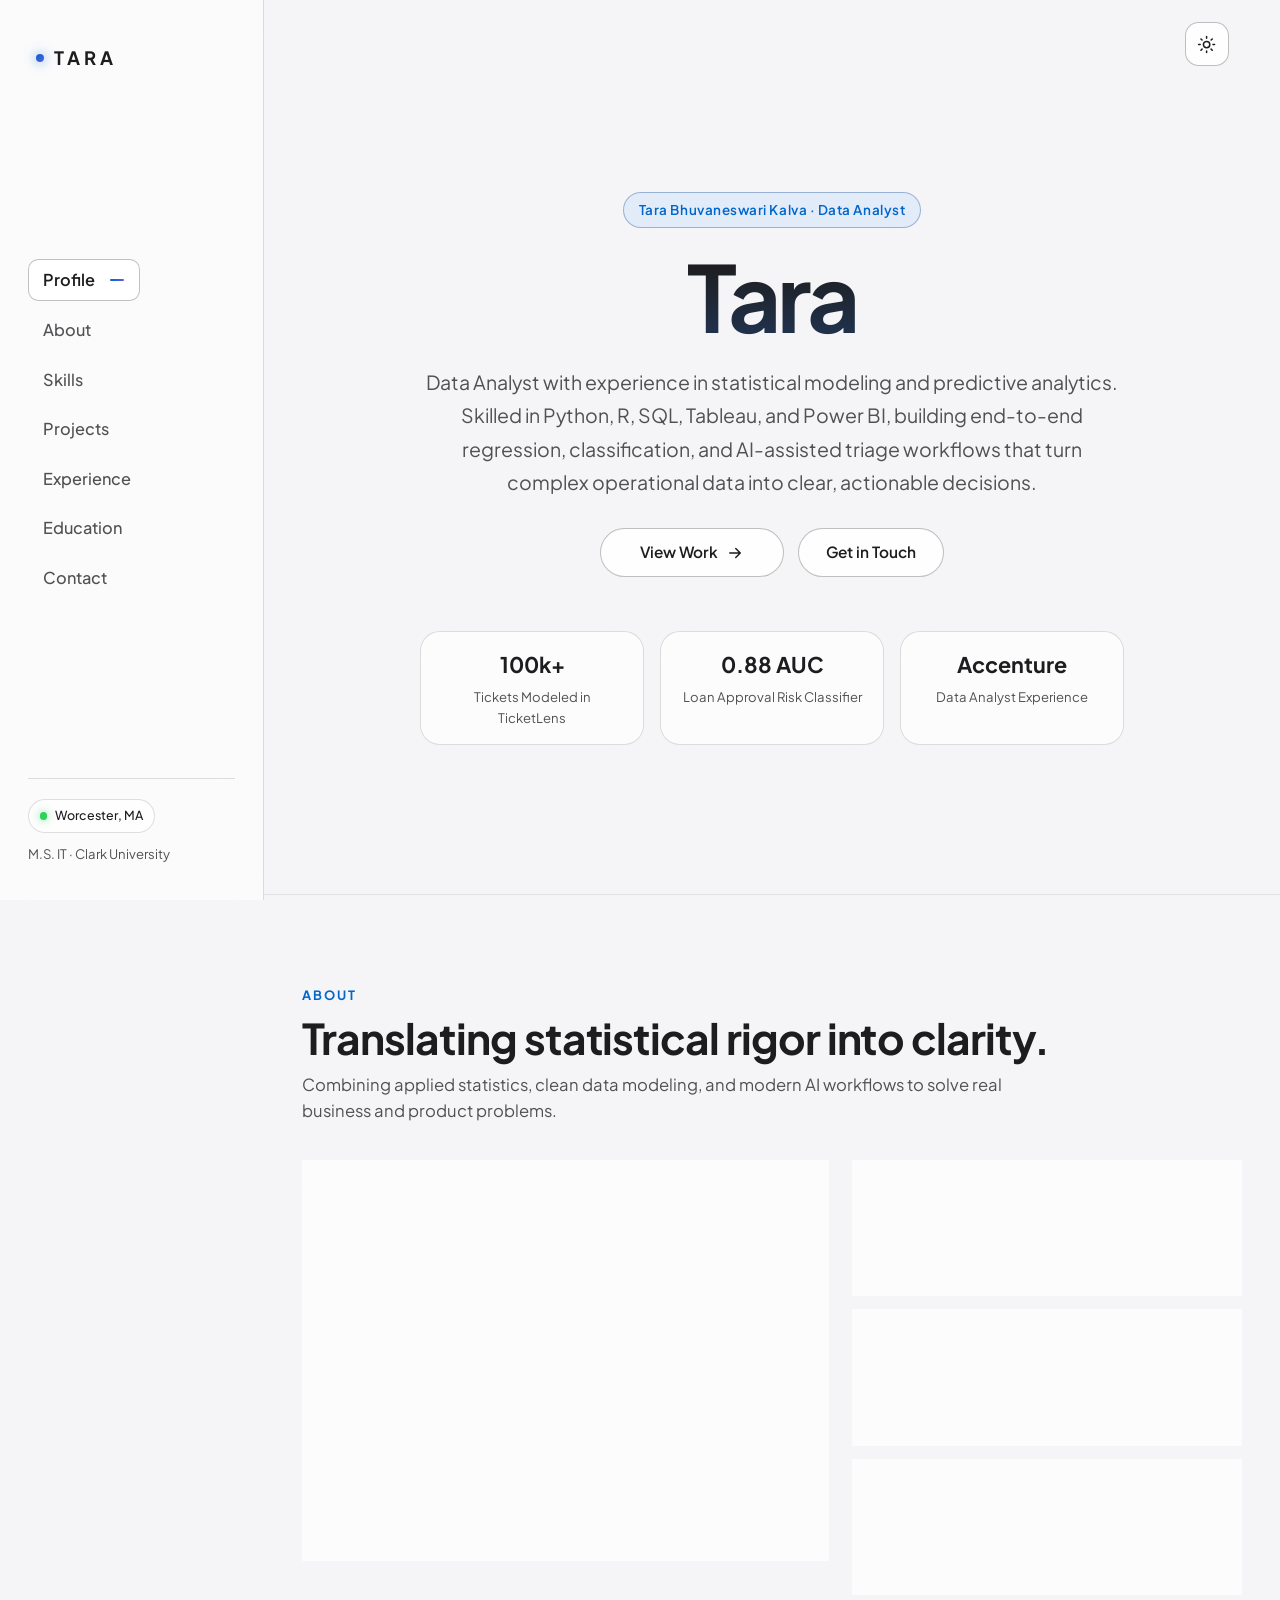
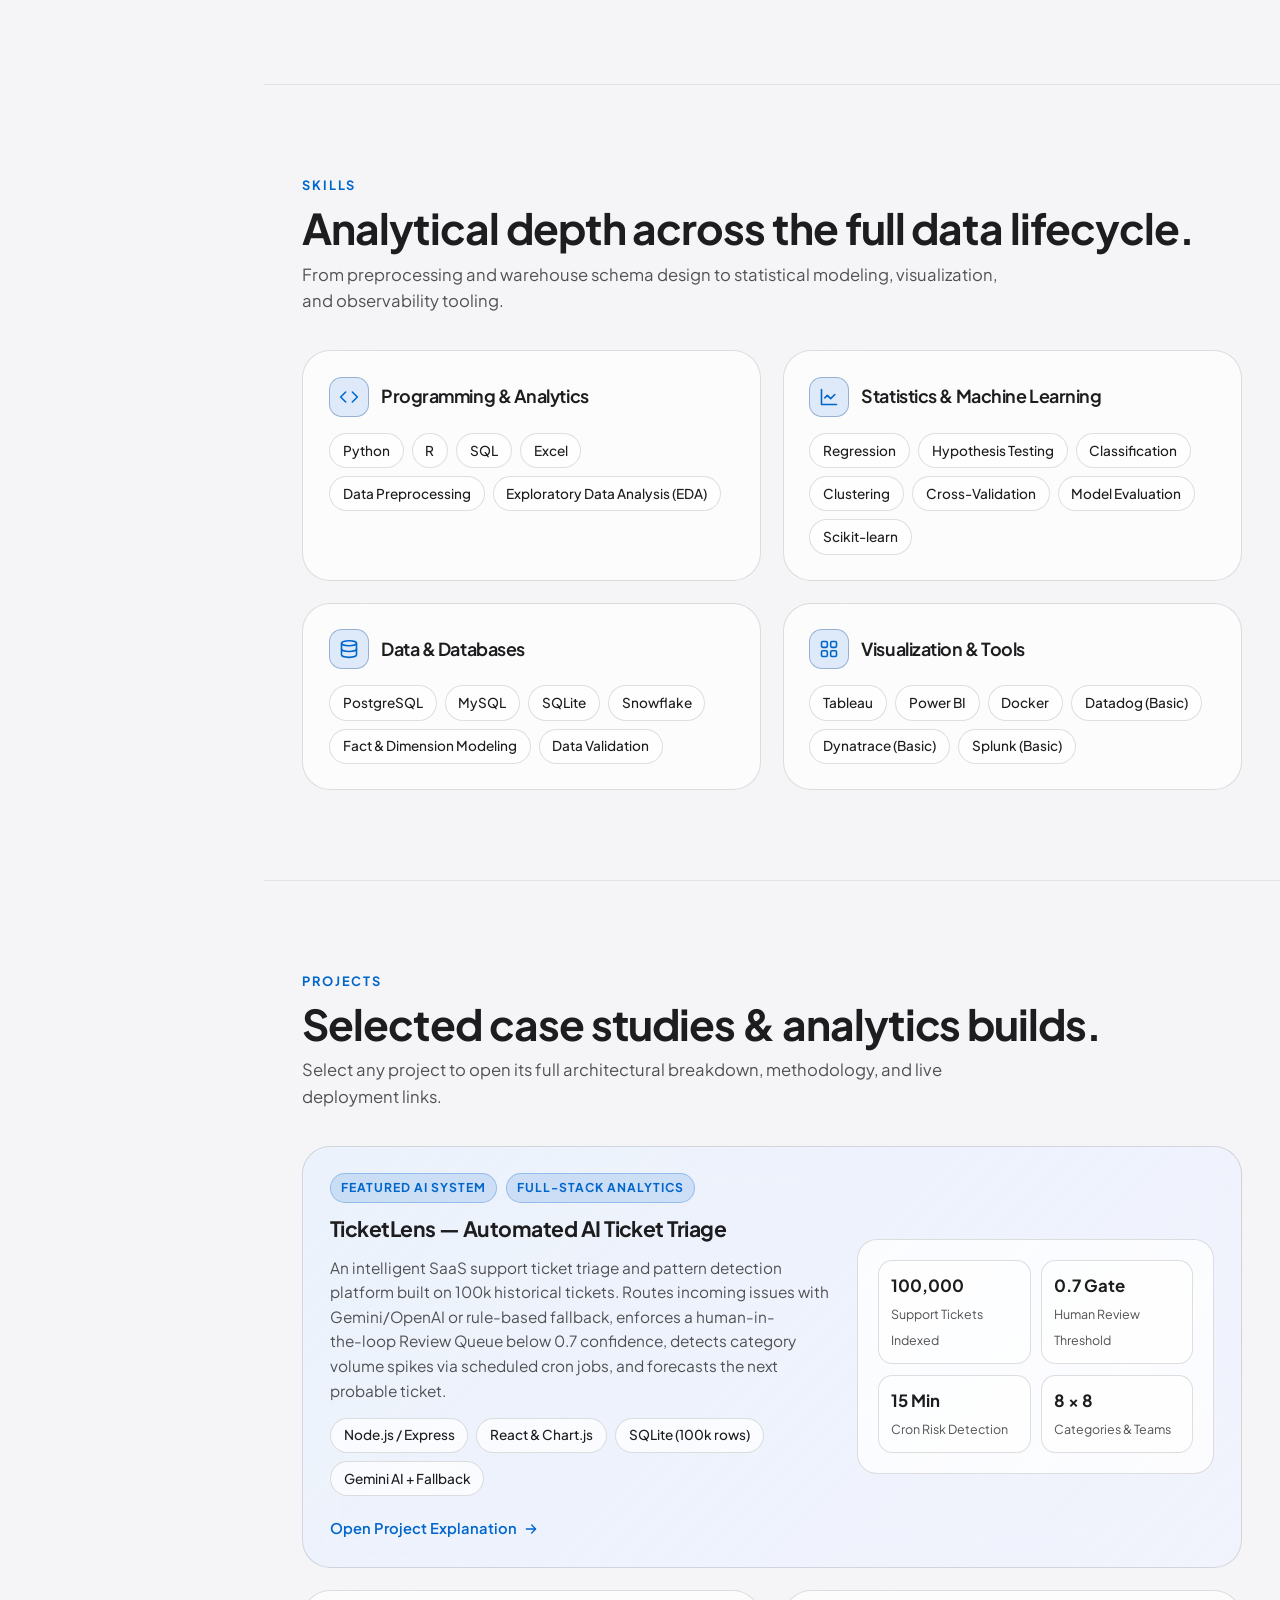
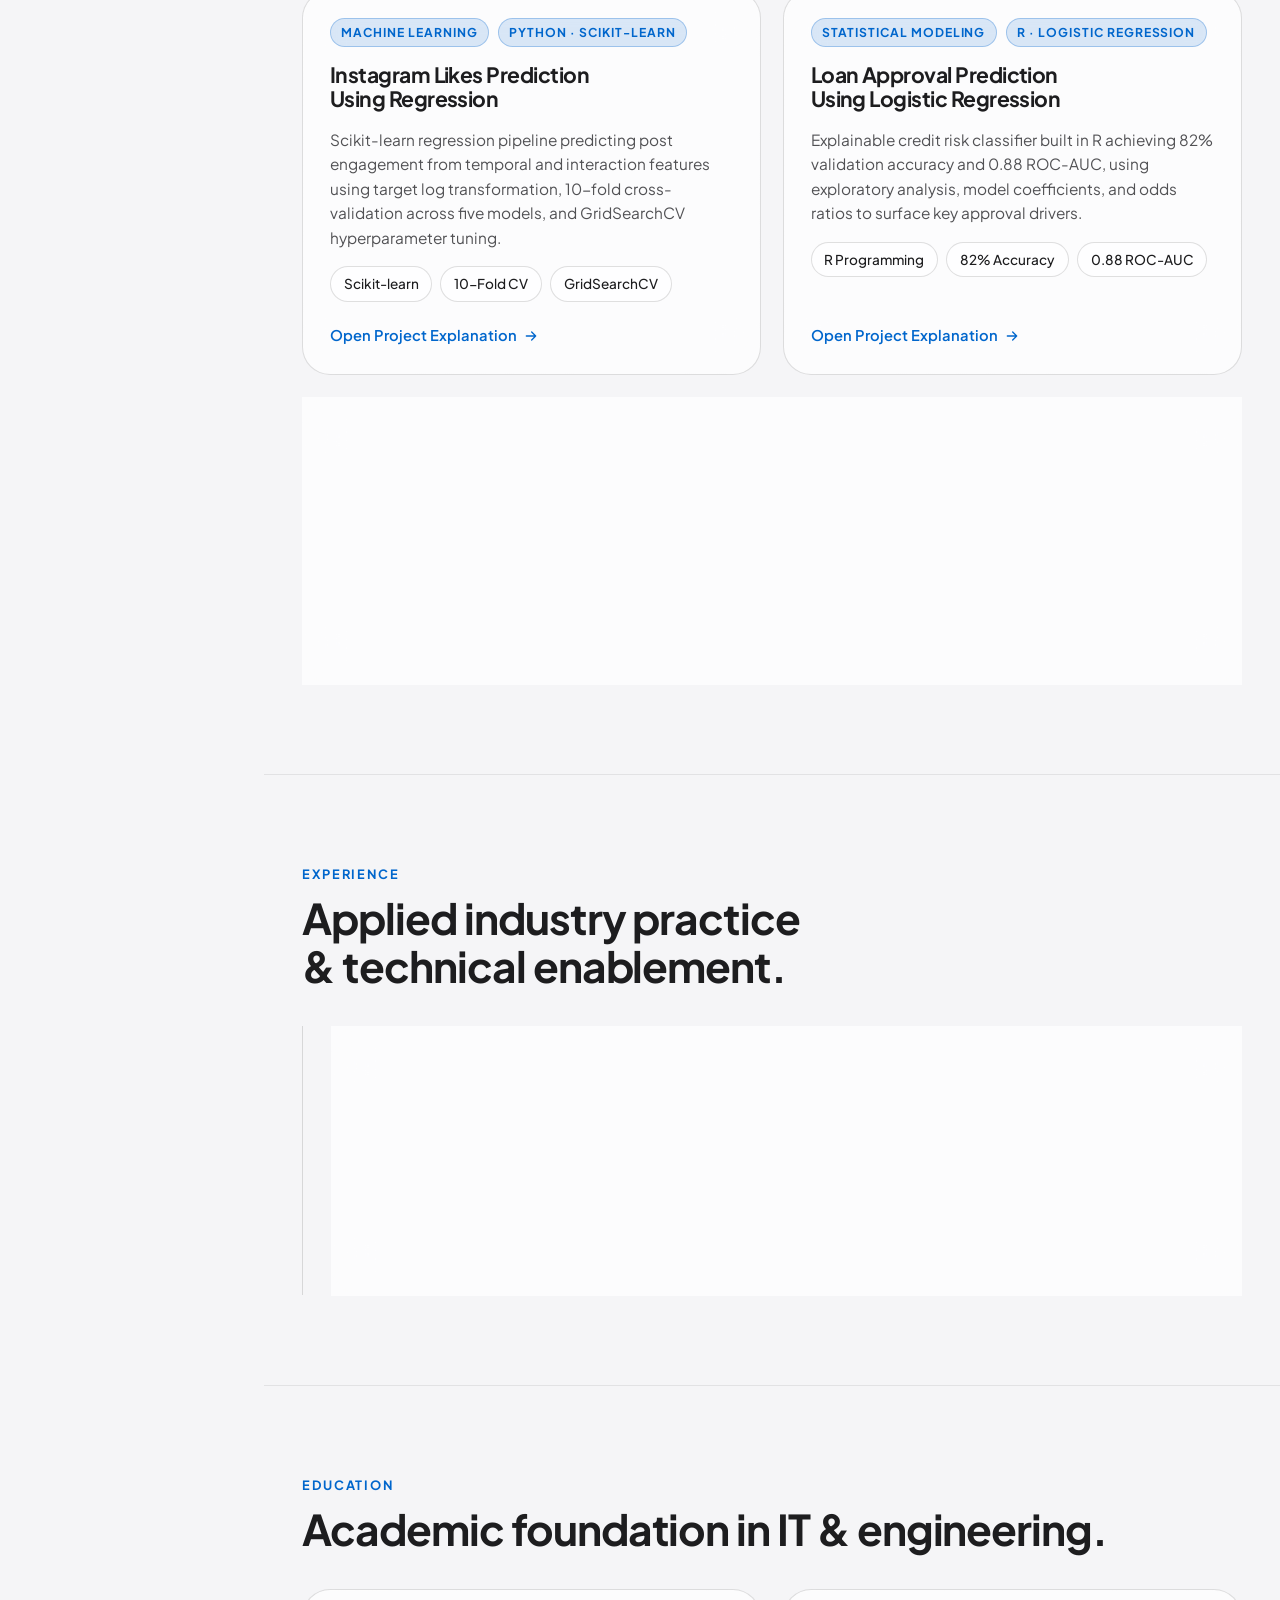
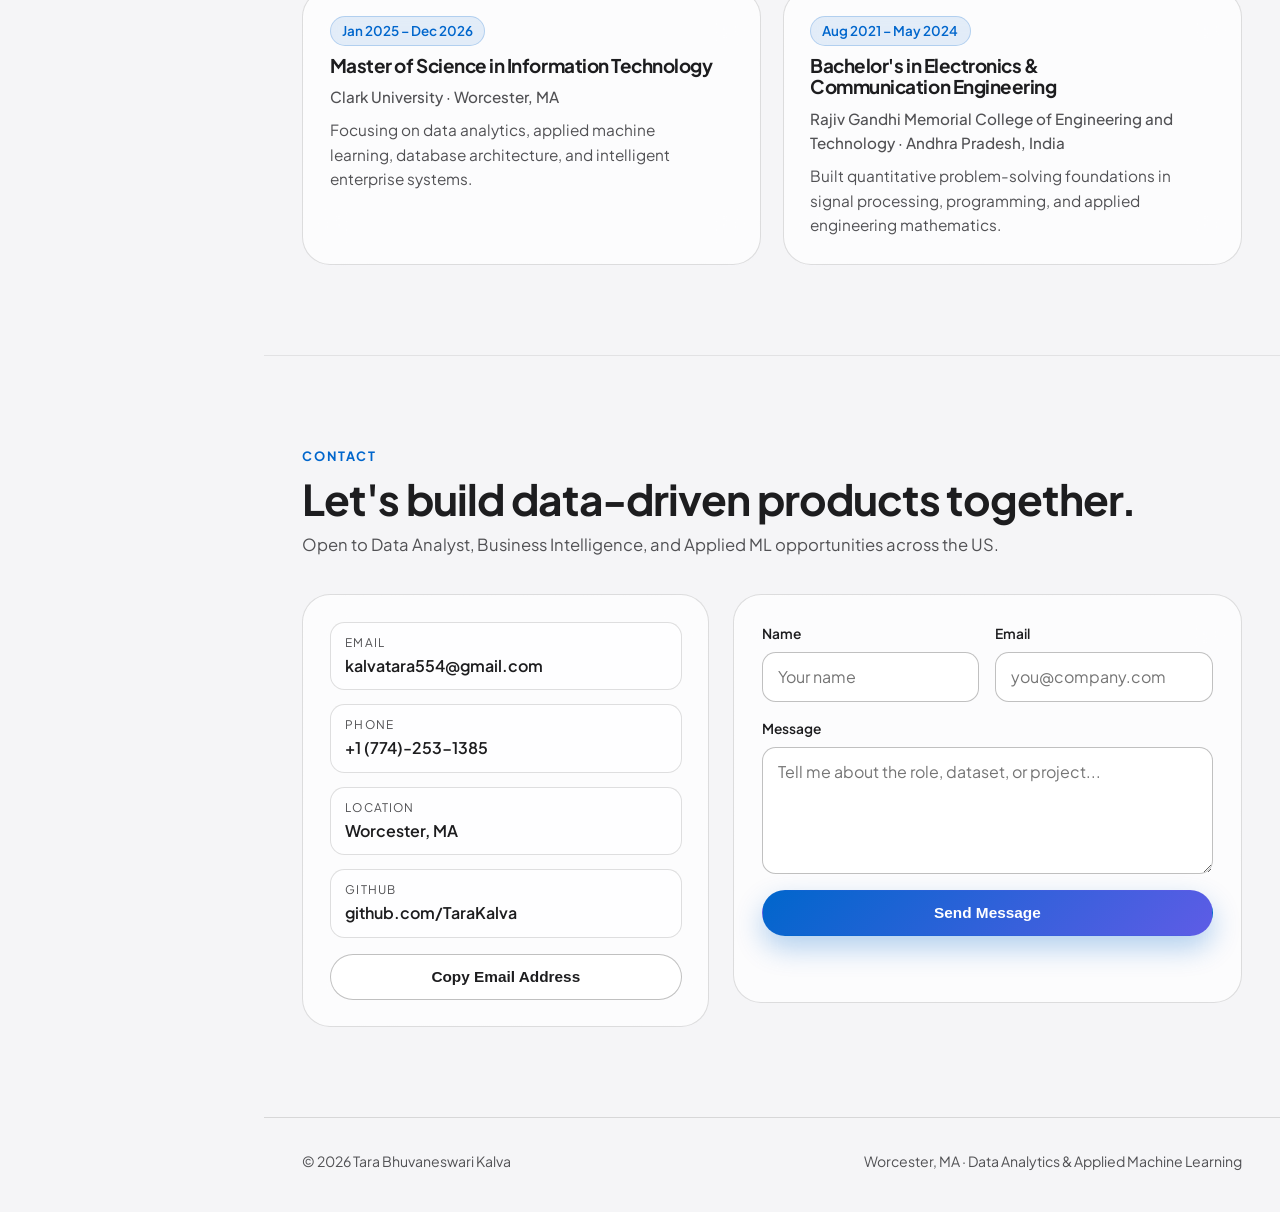
<file: index.html>
<!doctype html>
<html lang="en">
<head>
  <meta charset="utf-8">
  <meta name="viewport" content="width=device-width, initial-scale=1.0">
  <meta name="color-scheme" content="light dark">
  <script>
    try {
      document.querySelector('meta[name="color-scheme"]').content = localStorage.getItem('color-scheme') ?? 'light dark';
    } catch {}
  </script>
  <title>Tara Bhuvaneswari Kalva | Data Analyst &amp; Applied ML Portfolio</title>
  <meta name="description" content="Portfolio of Tara Bhuvaneswari Kalva — Data Analyst skilled in Python, R, SQL, Tableau, Power BI, statistical modeling, and AI-driven analytics.">
  <link rel="preconnect" href="https://fonts.googleapis.com">
  <link rel="preconnect" href="https://fonts.gstatic.com" crossorigin>
  <link href="https://fonts.googleapis.com/css2?family=Plus+Jakarta+Sans:wght@400;500;600;700&display=swap" rel="stylesheet">
  <link rel="stylesheet" href="styles.css">
  <script src="app.js" defer></script>
</head>
<body>
  <a href="#main-content" class="skip-link visually-hidden">Skip to main content</a>

  <!-- Scroll Progress Bar -->
  <div class="scroll-progress" aria-hidden="true"></div>

  <!-- Ambient Parallax Aurora Backdrop -->
  <div class="ambient-canvas" aria-hidden="true">
    <div class="ambient-orb ambient-orb--1"></div>
    <div class="ambient-orb ambient-orb--2"></div>
    <div class="ambient-orb ambient-orb--3"></div>
  </div>

  <!-- Mobile Navigation Drawer (native modal <dialog>) -->
  <dialog class="Drawer" id="mobile-drawer" aria-label="Navigation menu">
    <div class="Drawer-scroller">
      <nav class="Drawer-sheet Drawer-nav" aria-label="Mobile">
        <div class="Drawer-header">
          <a href="#profile" class="sidebar-brand">
            <span class="brand-dot" aria-hidden="true"></span>
            <span>TARA</span>
          </a>
          <button type="button" id="drawer-close" class="icon-square-btn" aria-label="Close navigation menu" autofocus>
            <svg aria-hidden="true" viewBox="0 0 24 24" fill="none" stroke="currentColor" stroke-width="2" stroke-linecap="round">
              <path d="M18 6 6 18M6 6l12 12"/>
            </svg>
          </button>
        </div>
        <ul>
          <li><a href="#profile" class="nav-link active" data-nav-link aria-current="location">Profile</a></li>
          <li><a href="#about" class="nav-link" data-nav-link>About</a></li>
          <li><a href="#skills" class="nav-link" data-nav-link>Skills</a></li>
          <li><a href="#projects" class="nav-link" data-nav-link>Projects</a></li>
          <li><a href="#experience" class="nav-link" data-nav-link>Experience</a></li>
          <li><a href="#education" class="nav-link" data-nav-link>Education</a></li>
          <li><a href="#contact" class="nav-link" data-nav-link>Contact</a></li>
        </ul>
      </nav>
    </div>
  </dialog>

  <div class="shell">
    <!-- Left Sidebar matching uploaded wireframe -->
    <aside class="sidebar">
      <a href="#profile" class="sidebar-brand">
        <span class="brand-dot" aria-hidden="true"></span>
        <span>TARA</span>
      </a>

      <nav class="sidebar-nav" aria-label="Primary">
        <ul>
          <li><a href="#profile" class="nav-link active" data-nav-link aria-current="location">Profile</a></li>
          <li><a href="#about" class="nav-link" data-nav-link>About</a></li>
          <li><a href="#skills" class="nav-link" data-nav-link>Skills</a></li>
          <li><a href="#projects" class="nav-link" data-nav-link>Projects</a></li>
          <li><a href="#experience" class="nav-link" data-nav-link>Experience</a></li>
          <li><a href="#education" class="nav-link" data-nav-link>Education</a></li>
          <li><a href="#contact" class="nav-link" data-nav-link>Contact</a></li>
        </ul>
      </nav>

      <div class="sidebar-footer">
        <div class="status-pill">
          <span class="status-dot" aria-hidden="true"></span>
          <span>Worcester, MA</span>
        </div>
        <div class="sidebar-meta">
          <span>M.S. IT · Clark University</span>
        </div>
      </div>
    </aside>

    <!-- Right Main Content Canvas -->
    <div class="main-stage">
      <header class="stage-topbar">
        <div class="mobile-bar-left">
          <button
            type="button"
            id="drawer-open"
            class="icon-square-btn"
            aria-label="Open navigation menu"
            aria-expanded="false"
            aria-controls="mobile-drawer">
            <svg aria-hidden="true" viewBox="0 0 24 24" fill="none" stroke="currentColor" stroke-width="2" stroke-linecap="round">
              <path d="M4 7h16M4 12h16M4 17h16"/>
            </svg>
          </button>
          <a href="#profile" class="sidebar-brand">
            <span class="brand-dot" aria-hidden="true"></span>
            <span>TARA</span>
          </a>
        </div>

        <!-- Square Theme Toggle Button (top-right in sketch) -->
        <button type="button" class="icon-square-btn theme-toggle" data-theme-toggle>
          <span class="theme-state theme-state--to-dark">
            <svg aria-hidden="true" viewBox="0 0 24 24" fill="none" stroke="currentColor" stroke-width="1.9" stroke-linecap="round" stroke-linejoin="round">
              <circle cx="12" cy="12" r="4"/>
              <path d="M12 2v2m0 16v2M4.93 4.93l1.41 1.41m11.32 11.32 1.41 1.41M2 12h2m16 0h2M4.93 19.07l1.41-1.41m11.32-11.32 1.41-1.41"/>
            </svg>
            <span class="visually-hidden">Switch to dark theme</span>
          </span>
          <span class="theme-state theme-state--to-light">
            <svg aria-hidden="true" viewBox="0 0 24 24" fill="none" stroke="currentColor" stroke-width="1.9" stroke-linecap="round" stroke-linejoin="round">
              <path d="M21 12.79A9 9 0 1 1 11.21 3 7 7 0 0 0 21 12.79z"/>
            </svg>
            <span class="visually-hidden">Switch to light theme</span>
          </span>
        </button>
      </header>

      <main id="main-content" tabindex="-1">
        <!-- ================================================================
             1. PROFILE / HERO (Direct Match to Uploaded Sketch)
             ================================================================ -->
        <section id="profile" class="section-block hero">
          <div class="section-container hero-content">
            <span class="hero-eyebrow">Tara Bhuvaneswari Kalva · Data Analyst</span>
            <h1 class="hero-title">Tara</h1>
            <p class="hero-summary">
              Data Analyst with experience in statistical modeling and predictive analytics.
              Skilled in Python, R, SQL, Tableau, and Power BI, building end-to-end regression,
              classification, and AI-assisted triage workflows that turn complex operational data
              into clear, actionable decisions.
            </p>
            <div class="hero-actions">
              <a href="#projects" class="btn view-work-pill">
                <span>View Work</span>
                <svg aria-hidden="true" width="18" height="18" viewBox="0 0 24 24" fill="none" stroke="currentColor" stroke-width="2" stroke-linecap="round" stroke-linejoin="round">
                  <path d="M5 12h14m-6-6 6 6-6 6"/>
                </svg>
              </a>
              <a href="#contact" class="btn btn-glass">Get in Touch</a>
            </div>

            <div class="hero-metrics">
              <div class="glass-card metric-pill reveal-on-scroll">
                <div class="metric-value">100k+</div>
                <div class="metric-label">Tickets Modeled in TicketLens</div>
              </div>
              <div class="glass-card metric-pill reveal-on-scroll">
                <div class="metric-value">0.88 AUC</div>
                <div class="metric-label">Loan Approval Risk Classifier</div>
              </div>
              <div class="glass-card metric-pill reveal-on-scroll">
                <div class="metric-value">Accenture</div>
                <div class="metric-label">Data Analyst Experience</div>
              </div>
            </div>
          </div>
        </section>

        <!-- ================================================================
             2. ABOUT
             ================================================================ -->
        <section id="about" class="section-block">
          <div class="section-container">
            <div class="section-head reveal-on-scroll">
              <span class="section-kicker">About</span>
              <h2 class="section-title">Translating statistical rigor into clarity.</h2>
              <p class="section-lead">
                Combining applied statistics, clean data modeling, and modern AI workflows to solve real business and product problems.
              </p>
            </div>

            <div class="about-grid">
              <div class="glass-card about-prose reveal-on-scroll">
                <p>
                  I am <strong>Tara Bhuvaneswari Kalva</strong>, a Data Analyst based in Worcester, Massachusetts, currently pursuing my Master of Science in Information Technology at Clark University.
                </p>
                <p>
                  Previously at <strong>Accenture India</strong>, I prepared R programming curricula and guided hands-on statistical modeling sessions covering probability, regression, and applied analytical methods. Across my academic and personal work, I build reproducible pipelines—from SQL warehouse modeling and Scikit-learn cross-validation to interactive Tableau dashboards and full-stack AI ticket triage systems.
                </p>
                <p>
                  My goal is simple: bridge the gap between raw operational datasets and confident, human-readable decisions.
                </p>
              </div>

              <div class="about-highlights">
                <div class="glass-card highlight-card reveal-on-scroll">
                  <div class="highlight-label">Core Focus</div>
                  <div class="highlight-value">Predictive Modeling &amp; BI Analytics</div>
                  <div class="highlight-sub">Regression, classification, hypothesis testing &amp; executive dashboards</div>
                </div>
                <div class="glass-card highlight-card reveal-on-scroll">
                  <div class="highlight-label">Current Degree</div>
                  <div class="highlight-value">M.S. in Information Technology</div>
                  <div class="highlight-sub">Clark University · Worcester, MA (Jan 2025 – Dec 2026)</div>
                </div>
                <div class="glass-card highlight-card reveal-on-scroll">
                  <div class="highlight-label">Primary Stack</div>
                  <div class="highlight-value">Python · R · SQL · Tableau · Power BI</div>
                  <div class="highlight-sub">Backed by PostgreSQL, Snowflake, SQLite &amp; Scikit-learn</div>
                </div>
              </div>
            </div>
          </div>
        </section>

        <!-- ================================================================
             3. SKILLS
             ================================================================ -->
        <section id="skills" class="section-block">
          <div class="section-container">
            <div class="section-head reveal-on-scroll">
              <span class="section-kicker">Skills</span>
              <h2 class="section-title">Analytical depth across the full data lifecycle.</h2>
              <p class="section-lead">
                From preprocessing and warehouse schema design to statistical modeling, visualization, and observability tooling.
              </p>
            </div>

            <div class="skills-grid">
              <article class="glass-card glass-card--interactive skill-card reveal-on-scroll">
                <div class="skill-card-head">
                  <div class="skill-icon" aria-hidden="true">
                    <svg viewBox="0 0 24 24" fill="none" stroke="currentColor" stroke-width="1.9" stroke-linecap="round" stroke-linejoin="round">
                      <polyline points="16 18 22 12 16 6"/><polyline points="8 6 2 12 8 18"/>
                    </svg>
                  </div>
                  <h3>Programming &amp; Analytics</h3>
                </div>
                <ul class="chip-list">
                  <li class="chip">Python</li>
                  <li class="chip">R</li>
                  <li class="chip">SQL</li>
                  <li class="chip">Excel</li>
                  <li class="chip">Data Preprocessing</li>
                  <li class="chip">Exploratory Data Analysis (EDA)</li>
                </ul>
              </article>

              <article class="glass-card glass-card--interactive skill-card reveal-on-scroll">
                <div class="skill-card-head">
                  <div class="skill-icon" aria-hidden="true">
                    <svg viewBox="0 0 24 24" fill="none" stroke="currentColor" stroke-width="1.9" stroke-linecap="round" stroke-linejoin="round">
                      <path d="M3 3v18h18"/><path d="m19 9-5 5-4-4-3 3"/>
                    </svg>
                  </div>
                  <h3>Statistics &amp; Machine Learning</h3>
                </div>
                <ul class="chip-list">
                  <li class="chip">Regression</li>
                  <li class="chip">Hypothesis Testing</li>
                  <li class="chip">Classification</li>
                  <li class="chip">Clustering</li>
                  <li class="chip">Cross-Validation</li>
                  <li class="chip">Model Evaluation</li>
                  <li class="chip">Scikit-learn</li>
                </ul>
              </article>

              <article class="glass-card glass-card--interactive skill-card reveal-on-scroll">
                <div class="skill-card-head">
                  <div class="skill-icon" aria-hidden="true">
                    <svg viewBox="0 0 24 24" fill="none" stroke="currentColor" stroke-width="1.9" stroke-linecap="round" stroke-linejoin="round">
                      <ellipse cx="12" cy="5" rx="9" ry="3"/><path d="M3 5v14c0 1.66 4 3 9 3s9-1.34 9-3V5"/><path d="M3 12c0 1.66 4 3 9 3s9-1.34 9-3"/>
                    </svg>
                  </div>
                  <h3>Data &amp; Databases</h3>
                </div>
                <ul class="chip-list">
                  <li class="chip">PostgreSQL</li>
                  <li class="chip">MySQL</li>
                  <li class="chip">SQLite</li>
                  <li class="chip">Snowflake</li>
                  <li class="chip">Fact &amp; Dimension Modeling</li>
                  <li class="chip">Data Validation</li>
                </ul>
              </article>

              <article class="glass-card glass-card--interactive skill-card reveal-on-scroll">
                <div class="skill-card-head">
                  <div class="skill-icon" aria-hidden="true">
                    <svg viewBox="0 0 24 24" fill="none" stroke="currentColor" stroke-width="1.9" stroke-linecap="round" stroke-linejoin="round">
                      <rect x="3" y="3" width="7" height="7" rx="1.5"/><rect x="14" y="3" width="7" height="7" rx="1.5"/><rect x="14" y="14" width="7" height="7" rx="1.5"/><rect x="3" y="14" width="7" height="7" rx="1.5"/>
                    </svg>
                  </div>
                  <h3>Visualization &amp; Tools</h3>
                </div>
                <ul class="chip-list">
                  <li class="chip">Tableau</li>
                  <li class="chip">Power BI</li>
                  <li class="chip">Docker</li>
                  <li class="chip">Datadog (Basic)</li>
                  <li class="chip">Dynatrace (Basic)</li>
                  <li class="chip">Splunk (Basic)</li>
                </ul>
              </article>
            </div>
          </div>
        </section>

        <!-- ================================================================
             4. PROJECTS (Click opens Case Study Explanation Page FIRST)
             ================================================================ -->
        <section id="projects" class="section-block">
          <div class="section-container">
            <div class="section-head reveal-on-scroll">
              <span class="section-kicker">Projects</span>
              <h2 class="section-title">Selected case studies &amp; analytics builds.</h2>
              <p class="section-lead">
                Select any project to open its full architectural breakdown, methodology, and live deployment links.
              </p>
            </div>

            <div class="projects-grid">
              <!-- Featured Project: TicketLens -->
              <article class="glass-card glass-card--interactive project-card project-card--featured reveal-on-scroll">
                <div style="display: grid; gap: 0.9rem;">
                  <div class="project-meta-row">
                    <span class="project-badge">Featured AI System</span>
                    <span class="project-badge">Full-Stack Analytics</span>
                  </div>
                  <h3 class="project-title" style="view-transition-name: title-ticketlens;">
                    <a href="projects/ticketlens.html" class="project-title-link">
                      TicketLens — Automated AI Ticket Triage
                    </a>
                  </h3>
                  <p class="project-desc">
                    An intelligent SaaS support ticket triage and pattern detection platform built on 100k historical tickets. Routes incoming issues with Gemini/OpenAI or rule-based fallback, enforces a human-in-the-loop Review Queue below 0.7 confidence, detects category volume spikes via scheduled cron jobs, and forecasts the next probable ticket.
                  </p>
                  <ul class="chip-list">
                    <li class="chip">Node.js / Express</li>
                    <li class="chip">React &amp; Chart.js</li>
                    <li class="chip">SQLite (100k rows)</li>
                    <li class="chip">Gemini AI + Fallback</li>
                  </ul>
                  <div class="project-footer">
                    <span class="project-cta">
                      Open Project Explanation
                      <svg aria-hidden="true" width="16" height="16" viewBox="0 0 24 24" fill="none" stroke="currentColor" stroke-width="2" stroke-linecap="round" stroke-linejoin="round">
                        <path d="M5 12h14m-6-6 6 6-6 6"/>
                      </svg>
                    </span>
                  </div>
                </div>

                <div class="project-preview-panel" aria-hidden="true">
                  <div class="preview-stat-grid">
                    <div class="preview-stat">
                      <strong>100,000</strong>
                      <span>Support Tickets Indexed</span>
                    </div>
                    <div class="preview-stat">
                      <strong>0.7 Gate</strong>
                      <span>Human Review Threshold</span>
                    </div>
                    <div class="preview-stat">
                      <strong>15 Min</strong>
                      <span>Cron Risk Detection</span>
                    </div>
                    <div class="preview-stat">
                      <strong>8 × 8</strong>
                      <span>Categories &amp; Teams</span>
                    </div>
                  </div>
                </div>
              </article>

              <!-- Project 2: Instagram Likes Prediction -->
              <article class="glass-card glass-card--interactive project-card reveal-on-scroll">
                <div class="project-meta-row">
                  <span class="project-badge">Machine Learning</span>
                  <span class="project-badge">Python · Scikit-learn</span>
                </div>
                <h3 class="project-title" style="view-transition-name: title-instagram;">
                  <a href="projects/instagram-likes.html" class="project-title-link">
                    Instagram Likes Prediction Using Regression
                  </a>
                </h3>
                <p class="project-desc">
                  Scikit-learn regression pipeline predicting post engagement from temporal and interaction features using target log transformation, 10-fold cross-validation across five models, and GridSearchCV hyperparameter tuning.
                </p>
                <ul class="chip-list">
                  <li class="chip">Scikit-learn</li>
                  <li class="chip">10-Fold CV</li>
                  <li class="chip">GridSearchCV</li>
                </ul>
                <div class="project-footer">
                  <span class="project-cta">
                    Open Project Explanation
                    <svg aria-hidden="true" width="16" height="16" viewBox="0 0 24 24" fill="none" stroke="currentColor" stroke-width="2" stroke-linecap="round" stroke-linejoin="round">
                      <path d="M5 12h14m-6-6 6 6-6 6"/>
                    </svg>
                  </span>
                </div>
              </article>

              <!-- Project 3: Loan Approval Prediction -->
              <article class="glass-card glass-card--interactive project-card reveal-on-scroll">
                <div class="project-meta-row">
                  <span class="project-badge">Statistical Modeling</span>
                  <span class="project-badge">R · Logistic Regression</span>
                </div>
                <h3 class="project-title" style="view-transition-name: title-loan;">
                  <a href="projects/loan-approval.html" class="project-title-link">
                    Loan Approval Prediction Using Logistic Regression
                  </a>
                </h3>
                <p class="project-desc">
                  Explainable credit risk classifier built in R achieving 82% validation accuracy and 0.88 ROC-AUC, using exploratory analysis, model coefficients, and odds ratios to surface key approval drivers.
                </p>
                <ul class="chip-list">
                  <li class="chip">R Programming</li>
                  <li class="chip">82% Accuracy</li>
                  <li class="chip">0.88 ROC-AUC</li>
                </ul>
                <div class="project-footer">
                  <span class="project-cta">
                    Open Project Explanation
                    <svg aria-hidden="true" width="16" height="16" viewBox="0 0 24 24" fill="none" stroke="currentColor" stroke-width="2" stroke-linecap="round" stroke-linejoin="round">
                      <path d="M5 12h14m-6-6 6 6-6 6"/>
                    </svg>
                  </span>
                </div>
              </article>

              <!-- Project 4: Global Superstore -->
              <article class="glass-card glass-card--interactive project-card reveal-on-scroll" style="grid-column: 1 / -1;">
                <div class="project-meta-row">
                  <span class="project-badge">Business Intelligence</span>
                  <span class="project-badge">Tableau · Retail Analytics</span>
                </div>
                <h3 class="project-title" style="view-transition-name: title-superstore;">
                  <a href="projects/global-superstore.html" class="project-title-link">
                    Store Performance Analysis — Global Superstore
                  </a>
                </h3>
                <p class="project-desc">
                  Evaluated 9,994 transactions across 21 features in Tableau to track sales, profit margins, and discount sensitivity—pinpointing loss-generating regions and product categories with concrete pricing recommendations.
                </p>
                <ul class="chip-list">
                  <li class="chip">Tableau</li>
                  <li class="chip">9,994 Transactions</li>
                  <li class="chip">Profitability Analysis</li>
                </ul>
                <div class="project-footer">
                  <span class="project-cta">
                    Open Project Explanation
                    <svg aria-hidden="true" width="16" height="16" viewBox="0 0 24 24" fill="none" stroke="currentColor" stroke-width="2" stroke-linecap="round" stroke-linejoin="round">
                      <path d="M5 12h14m-6-6 6 6-6 6"/>
                    </svg>
                  </span>
                </div>
              </article>
            </div>
          </div>
        </section>

        <!-- ================================================================
             5. EXPERIENCE
             ================================================================ -->
        <section id="experience" class="section-block">
          <div class="section-container">
            <div class="section-head reveal-on-scroll">
              <span class="section-kicker">Experience</span>
              <h2 class="section-title">Applied industry practice &amp; technical enablement.</h2>
            </div>

            <div class="timeline">
              <article class="glass-card glass-card--interactive timeline-card reveal-on-scroll">
                <span class="timeline-dot" aria-hidden="true"></span>
                <div class="timeline-top">
                  <h3 class="timeline-role">Data Analyst</h3>
                  <span class="timeline-period">Sept 2023 – Dec 2024</span>
                </div>
                <p class="timeline-org">Accenture India · Karnataka, India</p>
                <ul class="timeline-list">
                  <li>Prepared structured R programming materials and supported hands-on sessions focused on statistical analysis and applied modeling.</li>
                  <li>Guided participants through exercises involving probability, regression, and statistical concepts using R.</li>
                  <li>Supported the delivery of laboratory-style activities and explained analytical methods through practical, real-world examples.</li>
                </ul>
              </article>
            </div>
          </div>
        </section>

        <!-- ================================================================
             6. EDUCATION
             ================================================================ -->
        <section id="education" class="section-block">
          <div class="section-container">
            <div class="section-head reveal-on-scroll">
              <span class="section-kicker">Education</span>
              <h2 class="section-title">Academic foundation in IT &amp; engineering.</h2>
            </div>

            <div class="edu-grid">
              <article class="glass-card glass-card--interactive edu-card reveal-on-scroll">
                <span class="timeline-period" style="width: fit-content;">Jan 2025 – Dec 2026</span>
                <h3 class="timeline-role">Master of Science in Information Technology</h3>
                <p class="timeline-org" style="margin-bottom: 0;">Clark University · Worcester, MA</p>
                <p class="project-desc">
                  Focusing on data analytics, applied machine learning, database architecture, and intelligent enterprise systems.
                </p>
              </article>

              <article class="glass-card glass-card--interactive edu-card reveal-on-scroll">
                <span class="timeline-period" style="width: fit-content;">Aug 2021 – May 2024</span>
                <h3 class="timeline-role">Bachelor's in Electronics &amp; Communication Engineering</h3>
                <p class="timeline-org" style="margin-bottom: 0;">Rajiv Gandhi Memorial College of Engineering and Technology · Andhra Pradesh, India</p>
                <p class="project-desc">
                  Built quantitative problem-solving foundations in signal processing, programming, and applied engineering mathematics.
                </p>
              </article>
            </div>
          </div>
        </section>

        <!-- ================================================================
             7. CONTACT
             ================================================================ -->
        <section id="contact" class="section-block">
          <div class="section-container">
            <div class="section-head reveal-on-scroll">
              <span class="section-kicker">Contact</span>
              <h2 class="section-title">Let's build data-driven products together.</h2>
              <p class="section-lead">
                Open to Data Analyst, Business Intelligence, and Applied ML opportunities across the US.
              </p>
            </div>

            <div class="contact-grid">
              <div class="glass-card contact-details reveal-on-scroll">
                <ul class="contact-list">
                  <li class="contact-item">
                    <div>
                      <div class="contact-item-label">Email</div>
                      <a href="mailto:kalvatara554@gmail.com" class="contact-item-value">kalvatara554@gmail.com</a>
                    </div>
                  </li>
                  <li class="contact-item">
                    <div>
                      <div class="contact-item-label">Phone</div>
                      <a href="tel:+17742531385" class="contact-item-value">+1 (774)-253-1385</a>
                    </div>
                  </li>
                  <li class="contact-item">
                    <div>
                      <div class="contact-item-label">Location</div>
                      <span class="contact-item-value">Worcester, MA</span>
                    </div>
                  </li>
                  <li class="contact-item">
                    <div>
                      <div class="contact-item-label">GitHub</div>
                      <a href="https://github.com/TaraKalva" target="_blank" rel="noopener noreferrer" class="contact-item-value">github.com/TaraKalva</a>
                    </div>
                  </li>
                </ul>

                <button type="button" class="btn btn-glass" data-copy-email>
                  <span data-copy-label>Copy Email Address</span>
                </button>
              </div>

              <form id="contact-form" class="glass-card contact-form reveal-on-scroll" novalidate>
                <div class="form-row">
                  <div class="form-field">
                    <label for="contact-name">Name</label>
                    <input id="contact-name" name="name" type="text" autocomplete="name" placeholder="Your name" required>
                  </div>
                  <div class="form-field">
                    <label for="contact-email">Email</label>
                    <input id="contact-email" name="email" type="email" autocomplete="email" placeholder="you@company.com" required>
                  </div>
                </div>
                <div class="form-field">
                  <label for="contact-message">Message</label>
                  <textarea id="contact-message" name="message" rows="4" placeholder="Tell me about the role, dataset, or project..." required></textarea>
                </div>
                <button type="submit" class="btn btn-primary">Send Message</button>
                <p id="form-status" class="form-status" role="status" aria-live="polite"></p>
              </form>
            </div>
          </div>
        </section>
      </main>

      <footer class="site-footer">
        <div class="section-container footer-inner">
          <span>© 2026 Tara Bhuvaneswari Kalva</span>
          <span>Worcester, MA · Data Analytics &amp; Applied Machine Learning</span>
        </div>
      </footer>
    </div>
  </div>
</body>
</html>
</file>
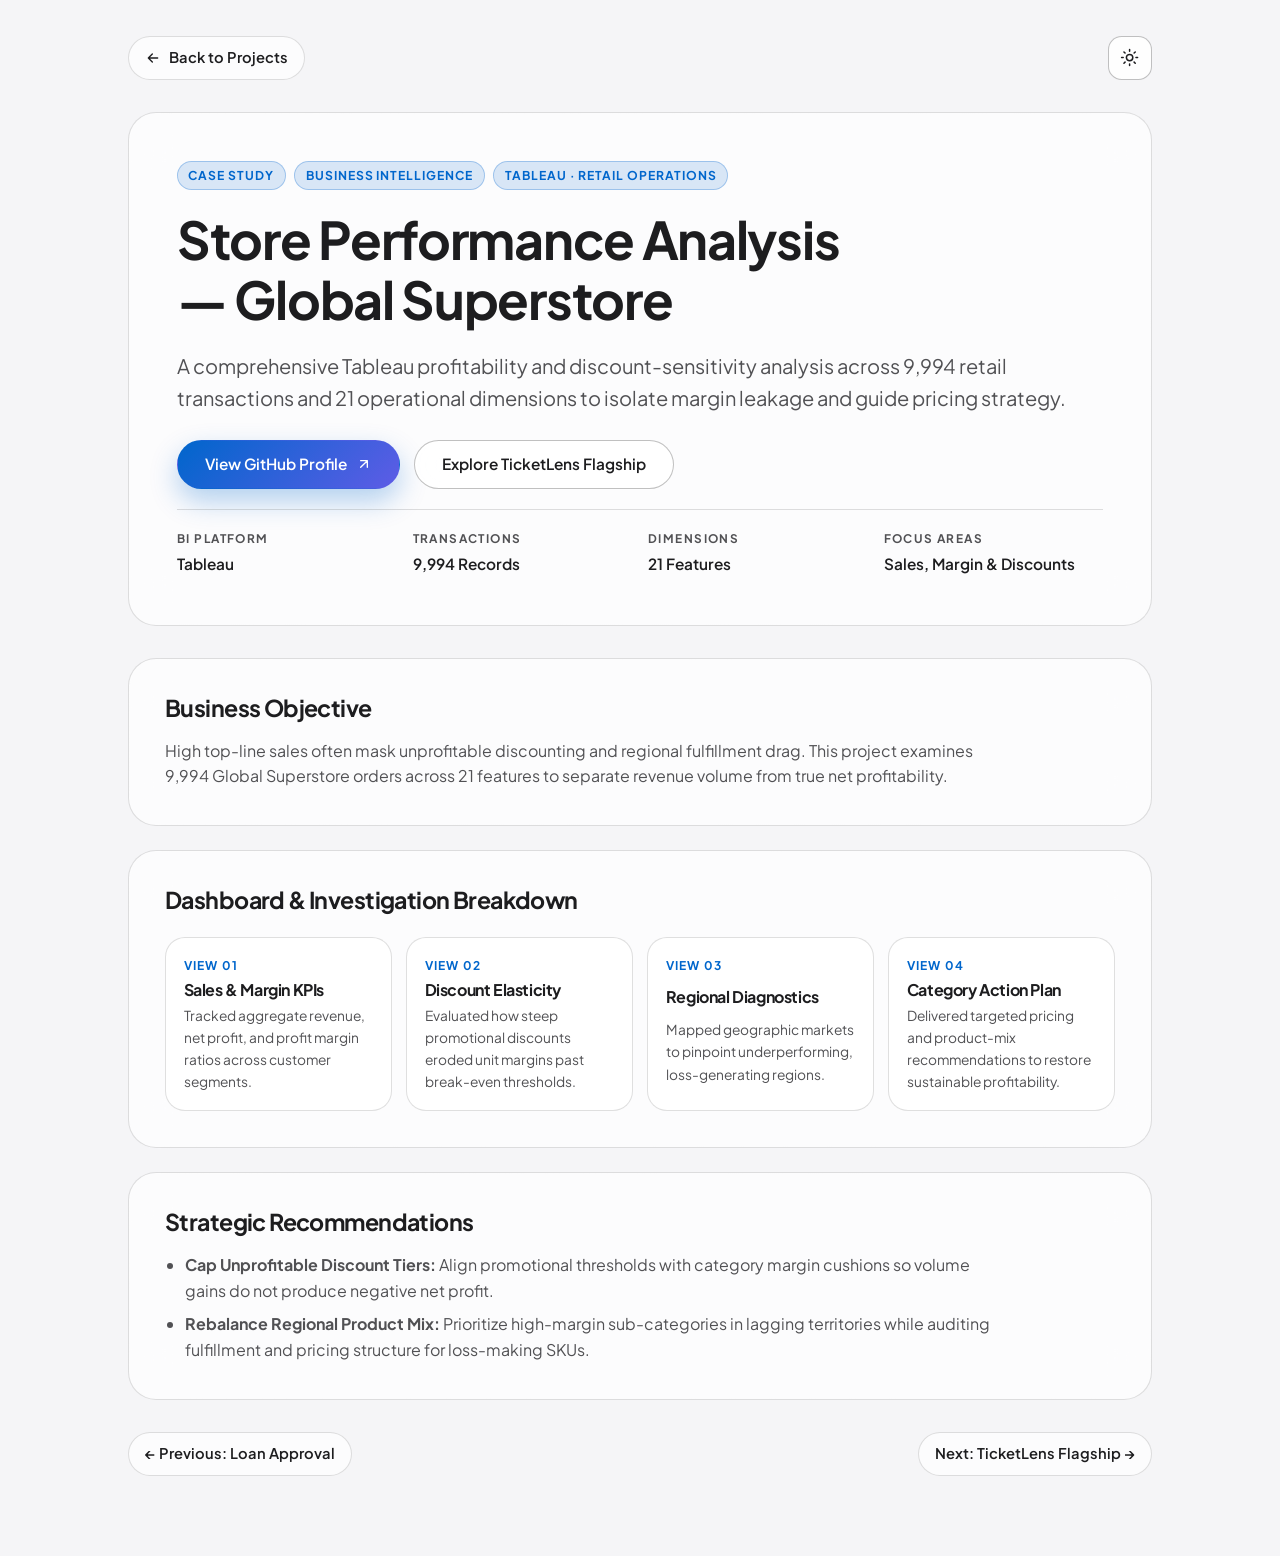
<file: projects/global-superstore.html>
<!doctype html>
<html lang="en">
<head>
  <meta charset="utf-8">
  <meta name="viewport" content="width=device-width, initial-scale=1.0">
  <meta name="color-scheme" content="light dark">
  <script>
    try {
      document.querySelector('meta[name="color-scheme"]').content = localStorage.getItem('color-scheme') ?? 'light dark';
    } catch {}
  </script>
  <title>Global Superstore Performance Analysis | Tara Kalva</title>
  <meta name="description" content="Case study for Store Performance Analysis – Global Superstore: 9,994 transactions, 21 features, and Tableau dashboards uncovering margin erosion and pricing opportunities.">
  <link rel="preconnect" href="https://fonts.googleapis.com">
  <link rel="preconnect" href="https://fonts.gstatic.com" crossorigin>
  <link href="https://fonts.googleapis.com/css2?family=Plus+Jakarta+Sans:wght@400;500;600;700&display=swap" rel="stylesheet">
  <link rel="stylesheet" href="../styles.css">
  <script src="../app.js" defer></script>
</head>
<body>
  <a href="#main-content" class="skip-link visually-hidden">Skip to main content</a>
  <div class="scroll-progress" aria-hidden="true"></div>

  <div class="ambient-canvas" aria-hidden="true">
    <div class="ambient-orb ambient-orb--1"></div>
    <div class="ambient-orb ambient-orb--2"></div>
    <div class="ambient-orb ambient-orb--3"></div>
  </div>

  <div class="case-page">
    <header class="case-topbar">
      <a href="../index.html#projects" class="back-link">
        <svg aria-hidden="true" width="16" height="16" viewBox="0 0 24 24" fill="none" stroke="currentColor" stroke-width="2" stroke-linecap="round" stroke-linejoin="round">
          <path d="M19 12H5m6 6-6-6 6-6"/>
        </svg>
        <span>Back to Projects</span>
      </a>

      <button type="button" class="icon-square-btn theme-toggle" data-theme-toggle>
        <span class="theme-state theme-state--to-dark">
          <svg aria-hidden="true" viewBox="0 0 24 24" fill="none" stroke="currentColor" stroke-width="1.9" stroke-linecap="round" stroke-linejoin="round">
            <circle cx="12" cy="12" r="4"/>
            <path d="M12 2v2m0 16v2M4.93 4.93l1.41 1.41m11.32 11.32 1.41 1.41M2 12h2m16 0h2M4.93 19.07l1.41-1.41m11.32-11.32 1.41-1.41"/>
          </svg>
          <span class="visually-hidden">Switch to dark theme</span>
        </span>
        <span class="theme-state theme-state--to-light">
          <svg aria-hidden="true" viewBox="0 0 24 24" fill="none" stroke="currentColor" stroke-width="1.9" stroke-linecap="round" stroke-linejoin="round">
            <path d="M21 12.79A9 9 0 1 1 11.21 3 7 7 0 0 0 21 12.79z"/>
          </svg>
          <span class="visually-hidden">Switch to light theme</span>
        </span>
      </button>
    </header>

    <main id="main-content" tabindex="-1">
      <article class="glass-card case-hero">
        <div class="project-meta-row">
          <span class="project-badge">Case Study</span>
          <span class="project-badge">Business Intelligence</span>
          <span class="project-badge">Tableau · Retail Operations</span>
        </div>

        <h1 class="case-title" style="view-transition-name: title-superstore;">
          Store Performance Analysis — Global Superstore
        </h1>

        <p class="case-subtitle">
          A comprehensive Tableau profitability and discount-sensitivity analysis across 9,994 retail transactions and 21 operational dimensions to isolate margin leakage and guide pricing strategy.
        </p>

        <div class="case-actions">
          <a href="https://github.com/TaraKalva" target="_blank" rel="noopener noreferrer" class="btn btn-primary">
            <span>View GitHub Profile</span>
            <svg aria-hidden="true" width="16" height="16" viewBox="0 0 24 24" fill="none" stroke="currentColor" stroke-width="2" stroke-linecap="round" stroke-linejoin="round">
              <path d="M7 17 17 7M7 7h10v10"/>
            </svg>
          </a>
          <a href="ticketlens.html" class="btn btn-glass">Explore TicketLens Flagship</a>
        </div>

        <dl class="case-meta-bar">
          <div class="case-meta-item">
            <dt>BI Platform</dt>
            <dd>Tableau</dd>
          </div>
          <div class="case-meta-item">
            <dt>Transactions</dt>
            <dd>9,994 Records</dd>
          </div>
          <div class="case-meta-item">
            <dt>Dimensions</dt>
            <dd>21 Features</dd>
          </div>
          <div class="case-meta-item">
            <dt>Focus Areas</dt>
            <dd>Sales, Margin &amp; Discounts</dd>
          </div>
        </dl>
      </article>

      <section class="glass-card case-section reveal-on-scroll">
        <h2>Business Objective</h2>
        <p>
          High top-line sales often mask unprofitable discounting and regional fulfillment drag. This project examines 9,994 Global Superstore orders across 21 features to separate revenue volume from true net profitability.
        </p>
      </section>

      <section class="glass-card case-section reveal-on-scroll">
        <h2>Dashboard &amp; Investigation Breakdown</h2>
        <div class="architecture-flow">
          <div class="arch-node">
            <span class="arch-step">View 01</span>
            <h3>Sales &amp; Margin KPIs</h3>
            <p>Tracked aggregate revenue, net profit, and profit margin ratios across customer segments.</p>
          </div>
          <div class="arch-node">
            <span class="arch-step">View 02</span>
            <h3>Discount Elasticity</h3>
            <p>Evaluated how steep promotional discounts eroded unit margins past break-even thresholds.</p>
          </div>
          <div class="arch-node">
            <span class="arch-step">View 03</span>
            <h3>Regional Diagnostics</h3>
            <p>Mapped geographic markets to pinpoint underperforming, loss-generating regions.</p>
          </div>
          <div class="arch-node">
            <span class="arch-step">View 04</span>
            <h3>Category Action Plan</h3>
            <p>Delivered targeted pricing and product-mix recommendations to restore sustainable profitability.</p>
          </div>
        </div>
      </section>

      <section class="glass-card case-section reveal-on-scroll">
        <h2>Strategic Recommendations</h2>
        <ul>
          <li><strong>Cap Unprofitable Discount Tiers:</strong> Align promotional thresholds with category margin cushions so volume gains do not produce negative net profit.</li>
          <li><strong>Rebalance Regional Product Mix:</strong> Prioritize high-margin sub-categories in lagging territories while auditing fulfillment and pricing structure for loss-making SKUs.</li>
        </ul>
      </section>

      <nav class="case-nav-footer" aria-label="Project navigation">
        <a href="loan-approval.html" class="back-link">← Previous: Loan Approval</a>
        <a href="ticketlens.html" class="back-link">Next: TicketLens Flagship →</a>
      </nav>
    </main>
  </div>
</body>
</html>
</file>
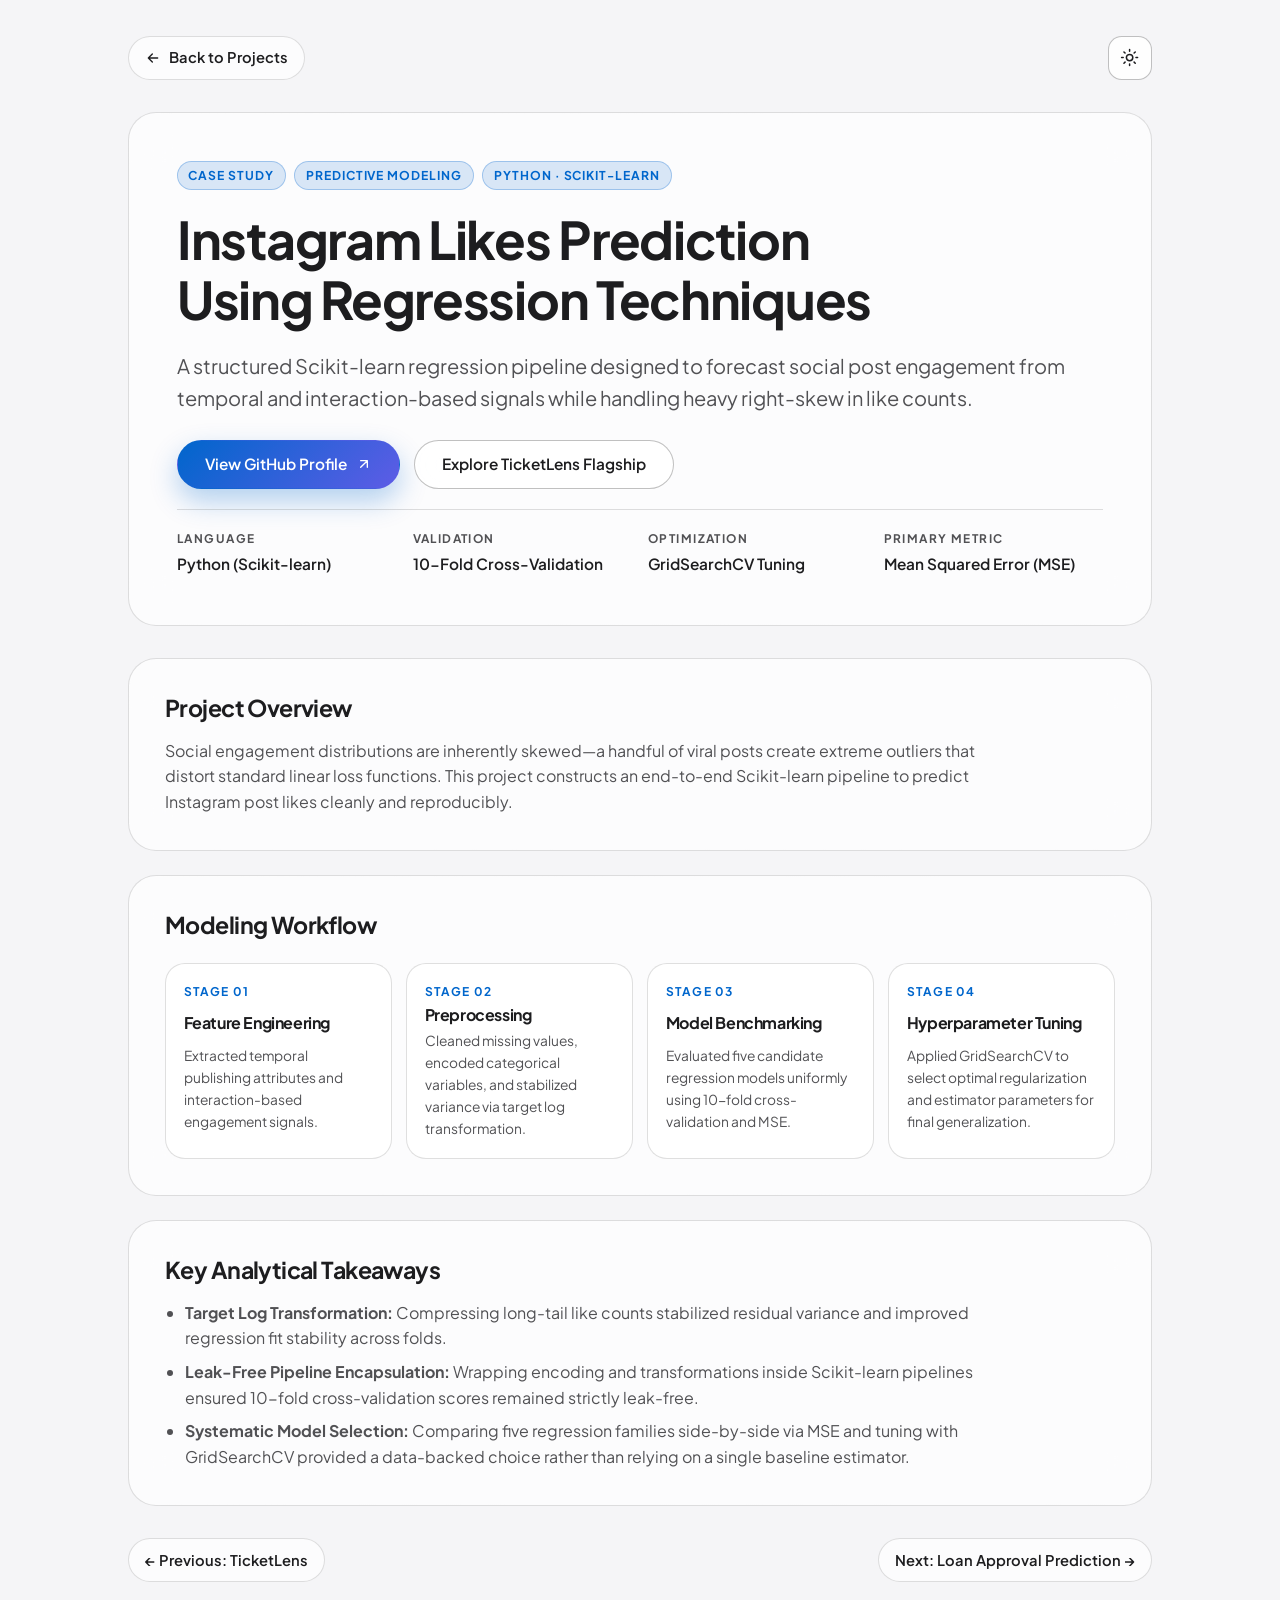
<file: projects/instagram-likes.html>
<!doctype html>
<html lang="en">
<head>
  <meta charset="utf-8">
  <meta name="viewport" content="width=device-width, initial-scale=1.0">
  <meta name="color-scheme" content="light dark">
  <script>
    try {
      document.querySelector('meta[name="color-scheme"]').content = localStorage.getItem('color-scheme') ?? 'light dark';
    } catch {}
  </script>
  <title>Instagram Likes Prediction | Tara Kalva</title>
  <meta name="description" content="Case study for Instagram Likes Prediction Using Regression Techniques: Scikit-learn preprocessing, log target transformation, 10-fold cross-validation, and GridSearchCV.">
  <link rel="preconnect" href="https://fonts.googleapis.com">
  <link rel="preconnect" href="https://fonts.gstatic.com" crossorigin>
  <link href="https://fonts.googleapis.com/css2?family=Plus+Jakarta+Sans:wght@400;500;600;700&display=swap" rel="stylesheet">
  <link rel="stylesheet" href="../styles.css">
  <script src="../app.js" defer></script>
</head>
<body>
  <a href="#main-content" class="skip-link visually-hidden">Skip to main content</a>
  <div class="scroll-progress" aria-hidden="true"></div>

  <div class="ambient-canvas" aria-hidden="true">
    <div class="ambient-orb ambient-orb--1"></div>
    <div class="ambient-orb ambient-orb--2"></div>
    <div class="ambient-orb ambient-orb--3"></div>
  </div>

  <div class="case-page">
    <header class="case-topbar">
      <a href="../index.html#projects" class="back-link">
        <svg aria-hidden="true" width="16" height="16" viewBox="0 0 24 24" fill="none" stroke="currentColor" stroke-width="2" stroke-linecap="round" stroke-linejoin="round">
          <path d="M19 12H5m6 6-6-6 6-6"/>
        </svg>
        <span>Back to Projects</span>
      </a>

      <button type="button" class="icon-square-btn theme-toggle" data-theme-toggle>
        <span class="theme-state theme-state--to-dark">
          <svg aria-hidden="true" viewBox="0 0 24 24" fill="none" stroke="currentColor" stroke-width="1.9" stroke-linecap="round" stroke-linejoin="round">
            <circle cx="12" cy="12" r="4"/>
            <path d="M12 2v2m0 16v2M4.93 4.93l1.41 1.41m11.32 11.32 1.41 1.41M2 12h2m16 0h2M4.93 19.07l1.41-1.41m11.32-11.32 1.41-1.41"/>
          </svg>
          <span class="visually-hidden">Switch to dark theme</span>
        </span>
        <span class="theme-state theme-state--to-light">
          <svg aria-hidden="true" viewBox="0 0 24 24" fill="none" stroke="currentColor" stroke-width="1.9" stroke-linecap="round" stroke-linejoin="round">
            <path d="M21 12.79A9 9 0 1 1 11.21 3 7 7 0 0 0 21 12.79z"/>
          </svg>
          <span class="visually-hidden">Switch to light theme</span>
        </span>
      </button>
    </header>

    <main id="main-content" tabindex="-1">
      <article class="glass-card case-hero">
        <div class="project-meta-row">
          <span class="project-badge">Case Study</span>
          <span class="project-badge">Predictive Modeling</span>
          <span class="project-badge">Python · Scikit-learn</span>
        </div>

        <h1 class="case-title" style="view-transition-name: title-instagram;">
          Instagram Likes Prediction Using Regression Techniques
        </h1>

        <p class="case-subtitle">
          A structured Scikit-learn regression pipeline designed to forecast social post engagement from temporal and interaction-based signals while handling heavy right-skew in like counts.
        </p>

        <div class="case-actions">
          <a href="https://github.com/TaraKalva" target="_blank" rel="noopener noreferrer" class="btn btn-primary">
            <span>View GitHub Profile</span>
            <svg aria-hidden="true" width="16" height="16" viewBox="0 0 24 24" fill="none" stroke="currentColor" stroke-width="2" stroke-linecap="round" stroke-linejoin="round">
              <path d="M7 17 17 7M7 7h10v10"/>
            </svg>
          </a>
          <a href="ticketlens.html" class="btn btn-glass">Explore TicketLens Flagship</a>
        </div>

        <dl class="case-meta-bar">
          <div class="case-meta-item">
            <dt>Language</dt>
            <dd>Python (Scikit-learn)</dd>
          </div>
          <div class="case-meta-item">
            <dt>Validation</dt>
            <dd>10-Fold Cross-Validation</dd>
          </div>
          <div class="case-meta-item">
            <dt>Optimization</dt>
            <dd>GridSearchCV Tuning</dd>
          </div>
          <div class="case-meta-item">
            <dt>Primary Metric</dt>
            <dd>Mean Squared Error (MSE)</dd>
          </div>
        </dl>
      </article>

      <section class="glass-card case-section reveal-on-scroll">
        <h2>Project Overview</h2>
        <p>
          Social engagement distributions are inherently skewed—a handful of viral posts create extreme outliers that distort standard linear loss functions. This project constructs an end-to-end Scikit-learn pipeline to predict Instagram post likes cleanly and reproducibly.
        </p>
      </section>

      <section class="glass-card case-section reveal-on-scroll">
        <h2>Modeling Workflow</h2>
        <div class="architecture-flow">
          <div class="arch-node">
            <span class="arch-step">Stage 01</span>
            <h3>Feature Engineering</h3>
            <p>Extracted temporal publishing attributes and interaction-based engagement signals.</p>
          </div>
          <div class="arch-node">
            <span class="arch-step">Stage 02</span>
            <h3>Preprocessing</h3>
            <p>Cleaned missing values, encoded categorical variables, and stabilized variance via target log transformation.</p>
          </div>
          <div class="arch-node">
            <span class="arch-step">Stage 03</span>
            <h3>Model Benchmarking</h3>
            <p>Evaluated five candidate regression models uniformly using 10-fold cross-validation and MSE.</p>
          </div>
          <div class="arch-node">
            <span class="arch-step">Stage 04</span>
            <h3>Hyperparameter Tuning</h3>
            <p>Applied GridSearchCV to select optimal regularization and estimator parameters for final generalization.</p>
          </div>
        </div>
      </section>

      <section class="glass-card case-section reveal-on-scroll">
        <h2>Key Analytical Takeaways</h2>
        <ul>
          <li><strong>Target Log Transformation:</strong> Compressing long-tail like counts stabilized residual variance and improved regression fit stability across folds.</li>
          <li><strong>Leak-Free Pipeline Encapsulation:</strong> Wrapping encoding and transformations inside Scikit-learn pipelines ensured 10-fold cross-validation scores remained strictly leak-free.</li>
          <li><strong>Systematic Model Selection:</strong> Comparing five regression families side-by-side via MSE and tuning with GridSearchCV provided a data-backed choice rather than relying on a single baseline estimator.</li>
        </ul>
      </section>

      <nav class="case-nav-footer" aria-label="Project navigation">
        <a href="ticketlens.html" class="back-link">← Previous: TicketLens</a>
        <a href="loan-approval.html" class="back-link">Next: Loan Approval Prediction →</a>
      </nav>
    </main>
  </div>
</body>
</html>
</file>
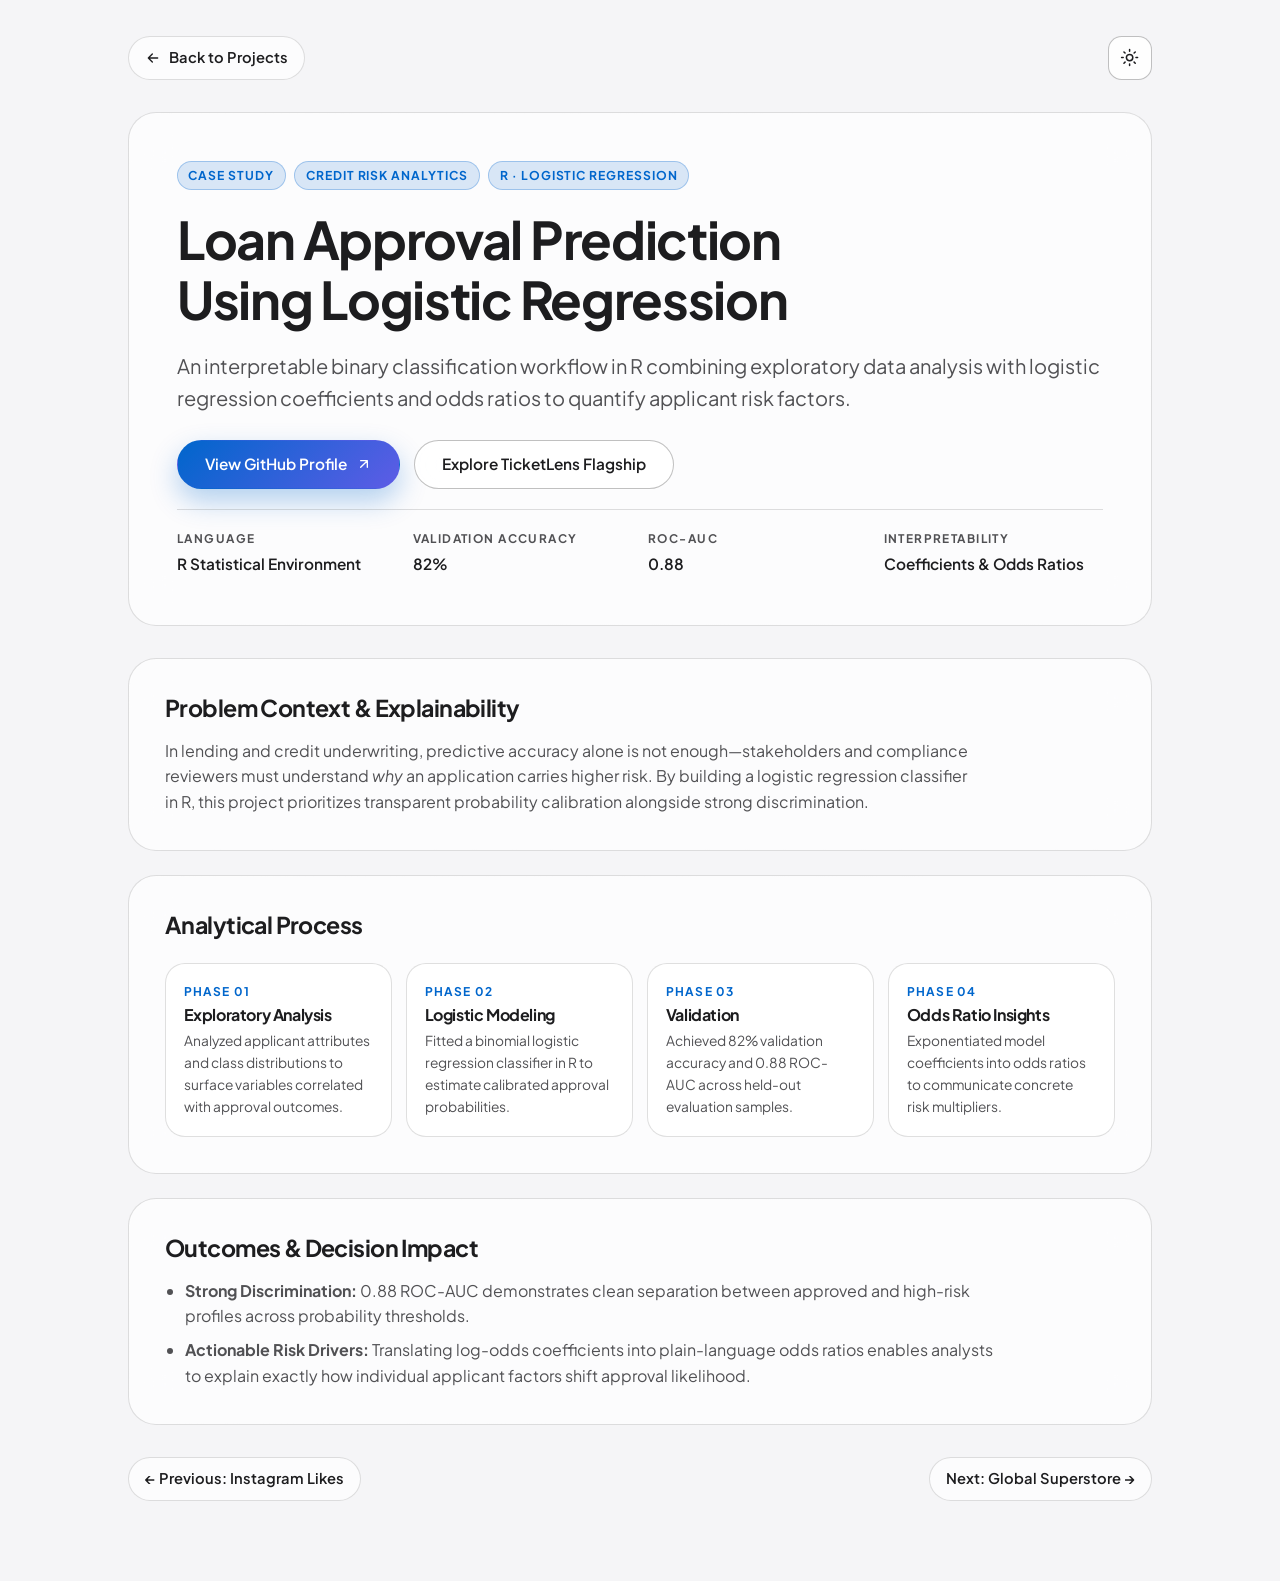
<file: projects/loan-approval.html>
<!doctype html>
<html lang="en">
<head>
  <meta charset="utf-8">
  <meta name="viewport" content="width=device-width, initial-scale=1.0">
  <meta name="color-scheme" content="light dark">
  <script>
    try {
      document.querySelector('meta[name="color-scheme"]').content = localStorage.getItem('color-scheme') ?? 'light dark';
    } catch {}
  </script>
  <title>Loan Approval Prediction | Tara Kalva</title>
  <meta name="description" content="Case study for Loan Approval Prediction Using Logistic Regression in R: 82% validation accuracy, 0.88 ROC-AUC, and odds-ratio credit risk interpretation.">
  <link rel="preconnect" href="https://fonts.googleapis.com">
  <link rel="preconnect" href="https://fonts.gstatic.com" crossorigin>
  <link href="https://fonts.googleapis.com/css2?family=Plus+Jakarta+Sans:wght@400;500;600;700&display=swap" rel="stylesheet">
  <link rel="stylesheet" href="../styles.css">
  <script src="../app.js" defer></script>
</head>
<body>
  <a href="#main-content" class="skip-link visually-hidden">Skip to main content</a>
  <div class="scroll-progress" aria-hidden="true"></div>

  <div class="ambient-canvas" aria-hidden="true">
    <div class="ambient-orb ambient-orb--1"></div>
    <div class="ambient-orb ambient-orb--2"></div>
    <div class="ambient-orb ambient-orb--3"></div>
  </div>

  <div class="case-page">
    <header class="case-topbar">
      <a href="../index.html#projects" class="back-link">
        <svg aria-hidden="true" width="16" height="16" viewBox="0 0 24 24" fill="none" stroke="currentColor" stroke-width="2" stroke-linecap="round" stroke-linejoin="round">
          <path d="M19 12H5m6 6-6-6 6-6"/>
        </svg>
        <span>Back to Projects</span>
      </a>

      <button type="button" class="icon-square-btn theme-toggle" data-theme-toggle>
        <span class="theme-state theme-state--to-dark">
          <svg aria-hidden="true" viewBox="0 0 24 24" fill="none" stroke="currentColor" stroke-width="1.9" stroke-linecap="round" stroke-linejoin="round">
            <circle cx="12" cy="12" r="4"/>
            <path d="M12 2v2m0 16v2M4.93 4.93l1.41 1.41m11.32 11.32 1.41 1.41M2 12h2m16 0h2M4.93 19.07l1.41-1.41m11.32-11.32 1.41-1.41"/>
          </svg>
          <span class="visually-hidden">Switch to dark theme</span>
        </span>
        <span class="theme-state theme-state--to-light">
          <svg aria-hidden="true" viewBox="0 0 24 24" fill="none" stroke="currentColor" stroke-width="1.9" stroke-linecap="round" stroke-linejoin="round">
            <path d="M21 12.79A9 9 0 1 1 11.21 3 7 7 0 0 0 21 12.79z"/>
          </svg>
          <span class="visually-hidden">Switch to light theme</span>
        </span>
      </button>
    </header>

    <main id="main-content" tabindex="-1">
      <article class="glass-card case-hero">
        <div class="project-meta-row">
          <span class="project-badge">Case Study</span>
          <span class="project-badge">Credit Risk Analytics</span>
          <span class="project-badge">R · Logistic Regression</span>
        </div>

        <h1 class="case-title" style="view-transition-name: title-loan;">
          Loan Approval Prediction Using Logistic Regression
        </h1>

        <p class="case-subtitle">
          An interpretable binary classification workflow in R combining exploratory data analysis with logistic regression coefficients and odds ratios to quantify applicant risk factors.
        </p>

        <div class="case-actions">
          <a href="https://github.com/TaraKalva" target="_blank" rel="noopener noreferrer" class="btn btn-primary">
            <span>View GitHub Profile</span>
            <svg aria-hidden="true" width="16" height="16" viewBox="0 0 24 24" fill="none" stroke="currentColor" stroke-width="2" stroke-linecap="round" stroke-linejoin="round">
              <path d="M7 17 17 7M7 7h10v10"/>
            </svg>
          </a>
          <a href="ticketlens.html" class="btn btn-glass">Explore TicketLens Flagship</a>
        </div>

        <dl class="case-meta-bar">
          <div class="case-meta-item">
            <dt>Language</dt>
            <dd>R Statistical Environment</dd>
          </div>
          <div class="case-meta-item">
            <dt>Validation Accuracy</dt>
            <dd>82%</dd>
          </div>
          <div class="case-meta-item">
            <dt>ROC-AUC</dt>
            <dd>0.88</dd>
          </div>
          <div class="case-meta-item">
            <dt>Interpretability</dt>
            <dd>Coefficients &amp; Odds Ratios</dd>
          </div>
        </dl>
      </article>

      <section class="glass-card case-section reveal-on-scroll">
        <h2>Problem Context &amp; Explainability</h2>
        <p>
          In lending and credit underwriting, predictive accuracy alone is not enough—stakeholders and compliance reviewers must understand <em>why</em> an application carries higher risk. By building a logistic regression classifier in R, this project prioritizes transparent probability calibration alongside strong discrimination.
        </p>
      </section>

      <section class="glass-card case-section reveal-on-scroll">
        <h2>Analytical Process</h2>
        <div class="architecture-flow">
          <div class="arch-node">
            <span class="arch-step">Phase 01</span>
            <h3>Exploratory Analysis</h3>
            <p>Analyzed applicant attributes and class distributions to surface variables correlated with approval outcomes.</p>
          </div>
          <div class="arch-node">
            <span class="arch-step">Phase 02</span>
            <h3>Logistic Modeling</h3>
            <p>Fitted a binomial logistic regression classifier in R to estimate calibrated approval probabilities.</p>
          </div>
          <div class="arch-node">
            <span class="arch-step">Phase 03</span>
            <h3>Validation</h3>
            <p>Achieved 82% validation accuracy and 0.88 ROC-AUC across held-out evaluation samples.</p>
          </div>
          <div class="arch-node">
            <span class="arch-step">Phase 04</span>
            <h3>Odds Ratio Insights</h3>
            <p>Exponentiated model coefficients into odds ratios to communicate concrete risk multipliers.</p>
          </div>
        </div>
      </section>

      <section class="glass-card case-section reveal-on-scroll">
        <h2>Outcomes &amp; Decision Impact</h2>
        <ul>
          <li><strong>Strong Discrimination:</strong> 0.88 ROC-AUC demonstrates clean separation between approved and high-risk profiles across probability thresholds.</li>
          <li><strong>Actionable Risk Drivers:</strong> Translating log-odds coefficients into plain-language odds ratios enables analysts to explain exactly how individual applicant factors shift approval likelihood.</li>
        </ul>
      </section>

      <nav class="case-nav-footer" aria-label="Project navigation">
        <a href="instagram-likes.html" class="back-link">← Previous: Instagram Likes</a>
        <a href="global-superstore.html" class="back-link">Next: Global Superstore →</a>
      </nav>
    </main>
  </div>
</body>
</html>
</file>
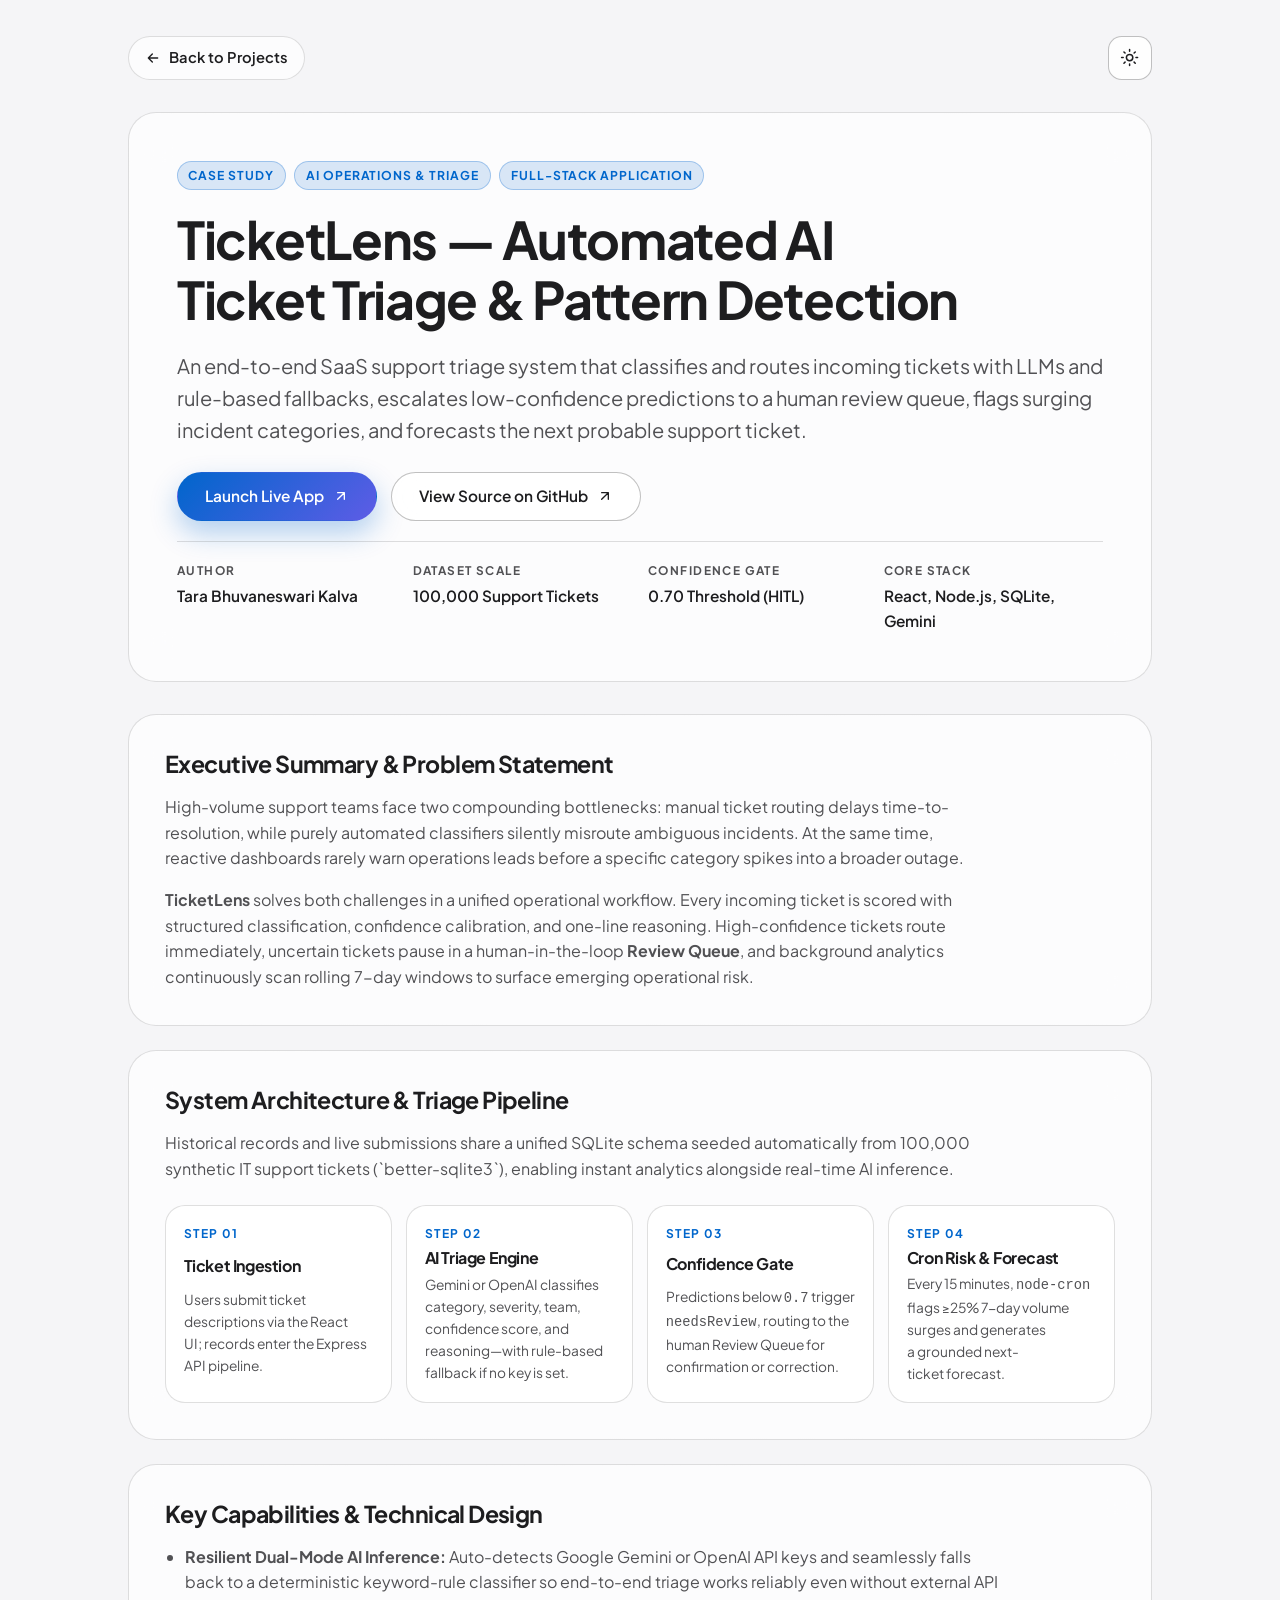
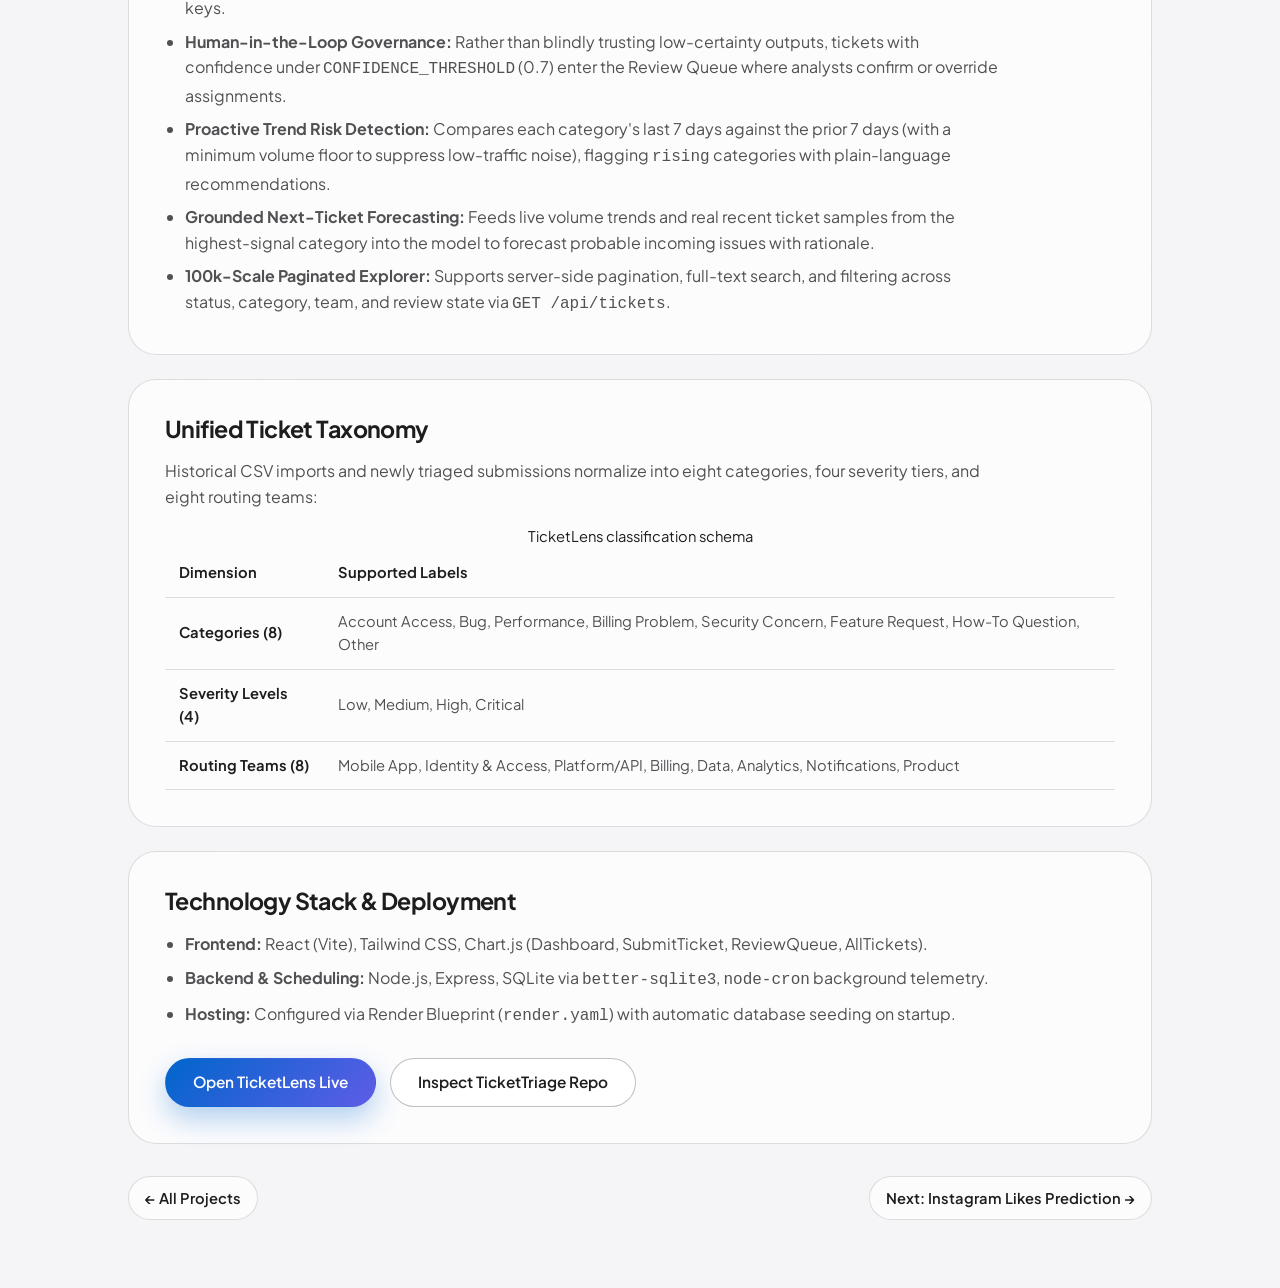
<file: projects/ticketlens.html>
<!doctype html>
<html lang="en">
<head>
  <meta charset="utf-8">
  <meta name="viewport" content="width=device-width, initial-scale=1.0">
  <meta name="color-scheme" content="light dark">
  <script>
    try {
      document.querySelector('meta[name="color-scheme"]').content = localStorage.getItem('color-scheme') ?? 'light dark';
    } catch {}
  </script>
  <title>TicketLens — Automated AI Ticket Triage | Tara Kalva</title>
  <meta name="description" content="Project explanation and architecture case study for TicketLens: an AI-powered support ticket triage, human-in-the-loop review, and proactive trend forecasting platform.">
  <link rel="preconnect" href="https://fonts.googleapis.com">
  <link rel="preconnect" href="https://fonts.gstatic.com" crossorigin>
  <link href="https://fonts.googleapis.com/css2?family=Plus+Jakarta+Sans:wght@400;500;600;700&display=swap" rel="stylesheet">
  <link rel="stylesheet" href="../styles.css">
  <script src="../app.js" defer></script>
</head>
<body>
  <a href="#main-content" class="skip-link visually-hidden">Skip to main content</a>
  <div class="scroll-progress" aria-hidden="true"></div>

  <div class="ambient-canvas" aria-hidden="true">
    <div class="ambient-orb ambient-orb--1"></div>
    <div class="ambient-orb ambient-orb--2"></div>
    <div class="ambient-orb ambient-orb--3"></div>
  </div>

  <div class="case-page">
    <header class="case-topbar">
      <a href="../index.html#projects" class="back-link">
        <svg aria-hidden="true" width="16" height="16" viewBox="0 0 24 24" fill="none" stroke="currentColor" stroke-width="2" stroke-linecap="round" stroke-linejoin="round">
          <path d="M19 12H5m6 6-6-6 6-6"/>
        </svg>
        <span>Back to Projects</span>
      </a>

      <button type="button" class="icon-square-btn theme-toggle" data-theme-toggle>
        <span class="theme-state theme-state--to-dark">
          <svg aria-hidden="true" viewBox="0 0 24 24" fill="none" stroke="currentColor" stroke-width="1.9" stroke-linecap="round" stroke-linejoin="round">
            <circle cx="12" cy="12" r="4"/>
            <path d="M12 2v2m0 16v2M4.93 4.93l1.41 1.41m11.32 11.32 1.41 1.41M2 12h2m16 0h2M4.93 19.07l1.41-1.41m11.32-11.32 1.41-1.41"/>
          </svg>
          <span class="visually-hidden">Switch to dark theme</span>
        </span>
        <span class="theme-state theme-state--to-light">
          <svg aria-hidden="true" viewBox="0 0 24 24" fill="none" stroke="currentColor" stroke-width="1.9" stroke-linecap="round" stroke-linejoin="round">
            <path d="M21 12.79A9 9 0 1 1 11.21 3 7 7 0 0 0 21 12.79z"/>
          </svg>
          <span class="visually-hidden">Switch to light theme</span>
        </span>
      </button>
    </header>

    <main id="main-content" tabindex="-1">
      <!-- Project Hero & Direct Links to Live Deployment + GitHub -->
      <article class="glass-card case-hero">
        <div class="project-meta-row">
          <span class="project-badge">Case Study</span>
          <span class="project-badge">AI Operations &amp; Triage</span>
          <span class="project-badge">Full-Stack Application</span>
        </div>

        <h1 class="case-title" style="view-transition-name: title-ticketlens;">
          TicketLens — Automated AI Ticket Triage &amp; Pattern Detection
        </h1>

        <p class="case-subtitle">
          An end-to-end SaaS support triage system that classifies and routes incoming tickets with LLMs and rule-based fallbacks, escalates low-confidence predictions to a human review queue, flags surging incident categories, and forecasts the next probable support ticket.
        </p>

        <div class="case-actions">
          <a href="https://ticket-lens.onrender.com" target="_blank" rel="noopener noreferrer" class="btn btn-primary">
            <span>Launch Live App</span>
            <svg aria-hidden="true" width="16" height="16" viewBox="0 0 24 24" fill="none" stroke="currentColor" stroke-width="2" stroke-linecap="round" stroke-linejoin="round">
              <path d="M7 17 17 7M7 7h10v10"/>
            </svg>
          </a>
          <a href="https://github.com/TaraKalva/TicketTriage" target="_blank" rel="noopener noreferrer" class="btn btn-glass">
            <span>View Source on GitHub</span>
            <svg aria-hidden="true" width="16" height="16" viewBox="0 0 24 24" fill="none" stroke="currentColor" stroke-width="2" stroke-linecap="round" stroke-linejoin="round">
              <path d="M7 17 17 7M7 7h10v10"/>
            </svg>
          </a>
        </div>

        <dl class="case-meta-bar">
          <div class="case-meta-item">
            <dt>Author</dt>
            <dd>Tara Bhuvaneswari Kalva</dd>
          </div>
          <div class="case-meta-item">
            <dt>Dataset Scale</dt>
            <dd>100,000 Support Tickets</dd>
          </div>
          <div class="case-meta-item">
            <dt>Confidence Gate</dt>
            <dd>0.70 Threshold (HITL)</dd>
          </div>
          <div class="case-meta-item">
            <dt>Core Stack</dt>
            <dd>React, Node.js, SQLite, Gemini</dd>
          </div>
        </dl>
      </article>

      <!-- Problem & Motivation -->
      <section class="glass-card case-section reveal-on-scroll">
        <h2>Executive Summary &amp; Problem Statement</h2>
        <p>
          High-volume support teams face two compounding bottlenecks: manual ticket routing delays time-to-resolution, while purely automated classifiers silently misroute ambiguous incidents. At the same time, reactive dashboards rarely warn operations leads before a specific category spikes into a broader outage.
        </p>
        <p>
          <strong>TicketLens</strong> solves both challenges in a unified operational workflow. Every incoming ticket is scored with structured classification, confidence calibration, and one-line reasoning. High-confidence tickets route immediately, uncertain tickets pause in a human-in-the-loop <strong>Review Queue</strong>, and background analytics continuously scan rolling 7-day windows to surface emerging operational risk.
        </p>
      </section>

      <!-- Architecture Pipeline -->
      <section class="glass-card case-section reveal-on-scroll">
        <h2>System Architecture &amp; Triage Pipeline</h2>
        <p>
          Historical records and live submissions share a unified SQLite schema seeded automatically from 100,000 synthetic IT support tickets (`better-sqlite3`), enabling instant analytics alongside real-time AI inference.
        </p>

        <div class="architecture-flow">
          <div class="arch-node">
            <span class="arch-step">Step 01</span>
            <h3>Ticket Ingestion</h3>
            <p>Users submit ticket descriptions via the React UI; records enter the Express API pipeline.</p>
          </div>
          <div class="arch-node">
            <span class="arch-step">Step 02</span>
            <h3>AI Triage Engine</h3>
            <p>Gemini or OpenAI classifies category, severity, team, confidence score, and reasoning—with rule-based fallback if no key is set.</p>
          </div>
          <div class="arch-node">
            <span class="arch-step">Step 03</span>
            <h3>Confidence Gate</h3>
            <p>Predictions below <code>0.7</code> trigger <code>needsReview</code>, routing to the human Review Queue for confirmation or correction.</p>
          </div>
          <div class="arch-node">
            <span class="arch-step">Step 04</span>
            <h3>Cron Risk &amp; Forecast</h3>
            <p>Every 15 minutes, <code>node-cron</code> flags ≥25% 7-day volume surges and generates a grounded next-ticket forecast.</p>
          </div>
        </div>
      </section>

      <!-- Key Capabilities -->
      <section class="glass-card case-section reveal-on-scroll">
        <h2>Key Capabilities &amp; Technical Design</h2>
        <ul>
          <li><strong>Resilient Dual-Mode AI Inference:</strong> Auto-detects Google Gemini or OpenAI API keys and seamlessly falls back to a deterministic keyword-rule classifier so end-to-end triage works reliably even without external API keys.</li>
          <li><strong>Human-in-the-Loop Governance:</strong> Rather than blindly trusting low-certainty outputs, tickets with confidence under <code>CONFIDENCE_THRESHOLD</code> (0.7) enter the Review Queue where analysts confirm or override assignments.</li>
          <li><strong>Proactive Trend Risk Detection:</strong> Compares each category's last 7 days against the prior 7 days (with a minimum volume floor to suppress low-traffic noise), flagging <code>rising</code> categories with plain-language recommendations.</li>
          <li><strong>Grounded Next-Ticket Forecasting:</strong> Feeds live volume trends and real recent ticket samples from the highest-signal category into the model to forecast probable incoming issues with rationale.</li>
          <li><strong>100k-Scale Paginated Explorer:</strong> Supports server-side pagination, full-text search, and filtering across status, category, team, and review state via <code>GET /api/tickets</code>.</li>
        </ul>
      </section>

      <!-- Taxonomy Table -->
      <section class="glass-card case-section reveal-on-scroll">
        <h2>Unified Ticket Taxonomy</h2>
        <p>Historical CSV imports and newly triaged submissions normalize into eight categories, four severity tiers, and eight routing teams:</p>
        <div style="overflow-x: auto;">
          <table class="taxonomy-table">
            <caption>TicketLens classification schema</caption>
            <thead>
              <tr>
                <th scope="col">Dimension</th>
                <th scope="col">Supported Labels</th>
              </tr>
            </thead>
            <tbody>
              <tr>
                <th scope="row">Categories (8)</th>
                <td>Account Access, Bug, Performance, Billing Problem, Security Concern, Feature Request, How-To Question, Other</td>
              </tr>
              <tr>
                <th scope="row">Severity Levels (4)</th>
                <td>Low, Medium, High, Critical</td>
              </tr>
              <tr>
                <th scope="row">Routing Teams (8)</th>
                <td>Mobile App, Identity &amp; Access, Platform/API, Billing, Data, Analytics, Notifications, Product</td>
              </tr>
            </tbody>
          </table>
        </div>
      </section>

      <!-- Technology Stack & Bottom CTA -->
      <section class="glass-card case-section reveal-on-scroll">
        <h2>Technology Stack &amp; Deployment</h2>
        <ul>
          <li><strong>Frontend:</strong> React (Vite), Tailwind CSS, Chart.js (Dashboard, SubmitTicket, ReviewQueue, AllTickets).</li>
          <li><strong>Backend &amp; Scheduling:</strong> Node.js, Express, SQLite via <code>better-sqlite3</code>, <code>node-cron</code> background telemetry.</li>
          <li><strong>Hosting:</strong> Configured via Render Blueprint (<code>render.yaml</code>) with automatic database seeding on startup.</li>
        </ul>

        <div class="case-actions" style="padding-top: 0.75rem;">
          <a href="https://ticket-lens.onrender.com" target="_blank" rel="noopener noreferrer" class="btn btn-primary">
            <span>Open TicketLens Live</span>
          </a>
          <a href="https://github.com/TaraKalva/TicketTriage" target="_blank" rel="noopener noreferrer" class="btn btn-glass">
            <span>Inspect TicketTriage Repo</span>
          </a>
        </div>
      </section>

      <nav class="case-nav-footer" aria-label="Project navigation">
        <a href="../index.html#projects" class="back-link">← All Projects</a>
        <a href="instagram-likes.html" class="back-link">Next: Instagram Likes Prediction →</a>
      </nav>
    </main>
  </div>
</body>
</html>
</file>
<file: styles.css>
/* ==========================================================================
   Tara Bhuvaneswari Kalva — Apple-Inspired Glassmorphism Portfolio
   ========================================================================== */

@layer reset, tokens, base, layout, components, animations, utilities;

@layer reset {
  *,
  *::before,
  *::after {
    box-sizing: border-box;
    margin: 0;
    padding: 0;
  }
}

@layer tokens {
  :root {
    /* Adaptive Color Scheme (controlled via meta[name="color-scheme"]) */
    color-scheme: light dark;

    &:has(> head > meta[name="color-scheme"][content="dark"]) {
      color-scheme: dark;
    }

    &:has(> head > meta[name="color-scheme"][content="light"]) {
      color-scheme: light;
    }

    /* Raw Light Tokens */
    --bg-light: #f5f5f7;
    --bg-elevated-light: #ffffff;
    --glass-light: rgba(255, 255, 255, 0.68);
    --glass-strong-light: rgba(255, 255, 255, 0.86);
    --text-light: #1d1d1f;
    --muted-light: #515154;
    --border-light: rgba(29, 29, 31, 0.14);
    --border-strong-light: rgba(29, 29, 31, 0.28);
    --accent-light: #0066cc;
    --accent-2-light: #5e5ce6;
    --accent-3-light: #bf4080;
    --accent-ink-light: #ffffff;
    --shadow-soft-light: 0 20px 50px rgba(0, 0, 0, 0.07);
    --shadow-card-light: 0 10px 30px rgba(0, 0, 0, 0.05);

    /* Raw Dark Tokens */
    --bg-dark: #07080d;
    --bg-elevated-dark: #11131c;
    --glass-dark: rgba(22, 24, 34, 0.64);
    --glass-strong-dark: rgba(28, 31, 44, 0.84);
    --text-dark: #f5f5f7;
    --muted-dark: #a1a1a6;
    --border-dark: rgba(255, 255, 255, 0.16);
    --border-strong-dark: rgba(255, 255, 255, 0.34);
    --accent-dark: #4da3ff;
    --accent-2-dark: #9f8cff;
    --accent-3-dark: #ff6b9e;
    --accent-ink-dark: #050a14;
    --shadow-soft-dark: 0 24px 60px rgba(0, 0, 0, 0.55);
    --shadow-card-dark: 0 12px 32px rgba(0, 0, 0, 0.38);

    /* Resolved Semantic Tokens (Fallback: Light) */
    --bg: var(--bg-light);
    --bg-elevated: var(--bg-elevated-light);
    --glass: var(--glass-light);
    --glass-strong: var(--glass-strong-light);
    --text: var(--text-light);
    --muted: var(--muted-light);
    --border: var(--border-light);
    --border-strong: var(--border-strong-light);
    --accent: var(--accent-light);
    --accent-2: var(--accent-2-light);
    --accent-3: var(--accent-3-light);
    --accent-ink: var(--accent-ink-light);
    --shadow-soft: var(--shadow-soft-light);
    --shadow-card: var(--shadow-card-light);

    /* Layout & Geometry */
    --sidebar-width: 16.5rem;
    --radius-xl: 1.75rem;
    --radius-lg: 1.25rem;
    --radius-md: 0.9rem;
    --radius-pill: 999px;
    --font-sans: -apple-system, BlinkMacSystemFont, "SF Pro Display", "SF Pro Text", "Plus Jakarta Sans", "Inter", "Segoe UI", sans-serif;
    --font-display: -apple-system, BlinkMacSystemFont, "SF Pro Display", "Plus Jakarta Sans", sans-serif;
    --font-mono: ui-monospace, "SF Mono", Menlo, Monaco, Consolas, monospace;

    /* Scrollbar */
    --scrollbar-track: var(--bg);
    --scrollbar-thumb: var(--muted);

    /* Fallback for OS dark when light-dark() is unsupported */
    @media (prefers-color-scheme: dark) {
      --bg: var(--bg-dark);
      --bg-elevated: var(--bg-elevated-dark);
      --glass: var(--glass-dark);
      --glass-strong: var(--glass-strong-dark);
      --text: var(--text-dark);
      --muted: var(--muted-dark);
      --border: var(--border-dark);
      --border-strong: var(--border-strong-dark);
      --accent: var(--accent-dark);
      --accent-2: var(--accent-2-dark);
      --accent-3: var(--accent-3-dark);
      --accent-ink: var(--accent-ink-dark);
      --shadow-soft: var(--shadow-soft-dark);
      --shadow-card: var(--shadow-card-dark);
    }

    /* Modern light-dark() resolution follows color-scheme overrides automatically */
    @supports (color: light-dark(white, black)) {
      --bg: light-dark(var(--bg-light), var(--bg-dark));
      --bg-elevated: light-dark(var(--bg-elevated-light), var(--bg-elevated-dark));
      --glass: light-dark(var(--glass-light), var(--glass-dark));
      --glass-strong: light-dark(var(--glass-strong-light), var(--glass-strong-dark));
      --text: light-dark(var(--text-light), var(--text-dark));
      --muted: light-dark(var(--muted-light), var(--muted-dark));
      --border: light-dark(var(--border-light), var(--border-dark));
      --border-strong: light-dark(var(--border-strong-light), var(--border-strong-dark));
      --accent: light-dark(var(--accent-light), var(--accent-dark));
      --accent-2: light-dark(var(--accent-2-light), var(--accent-2-dark));
      --accent-3: light-dark(var(--accent-3-light), var(--accent-3-dark));
      --accent-ink: light-dark(var(--accent-ink-light), var(--accent-ink-dark));
      --shadow-soft: light-dark(var(--shadow-soft-light), var(--shadow-soft-dark));
      --shadow-card: light-dark(var(--shadow-card-light), var(--shadow-card-dark));
    }

    accent-color: var(--accent);
    scrollbar-color: var(--scrollbar-thumb) var(--scrollbar-track);
  }
}

@layer base {
  html {
    font-size: 100%;
    scroll-behavior: smooth;
    background-color: var(--bg);
    color: var(--text);
  }

  @media (prefers-reduced-motion: reduce) {
    html {
      scroll-behavior: auto;
    }
  }

  body {
    font-family: var(--font-sans);
    font-size: 1rem;
    line-height: 1.6;
    color: var(--text);
    background-color: var(--bg);
    min-height: 100dvh;
    overflow-x: clip;
    -webkit-font-smoothing: antialiased;
    text-rendering: optimizeLegibility;
  }

  h1, h2, h3, h4 {
    font-family: var(--font-display);
    letter-spacing: -0.025em;
    line-height: 1.15;
    text-wrap: balance;
    color: var(--text);
  }

  p {
    text-wrap: pretty;
    overflow-wrap: break-word;
  }

  a {
    color: inherit;
  }

  :where(a:any-link, button, input, textarea, summary, [tabindex]):focus-visible {
    outline: 3px solid var(--accent);
    outline-offset: 3px;
    border-radius: 0.5rem;
  }

  /* Visually hidden & Skip link */
  .visually-hidden:where(:not(:focus-within, :active)) {
    position: absolute !important;
    clip-path: inset(50%) !important;
    overflow: hidden !important;
    width: 1px !important;
    height: 1px !important;
    margin: -1px !important;
    padding: 0 !important;
    border: 0 !important;
    white-space: nowrap !important;
  }

  .skip-link {
    position: fixed;
    top: 0.75rem;
    left: 0.75rem;
    z-index: 200;
    padding: 0.65rem 1.1rem;
    border-radius: var(--radius-pill);
    background: var(--accent);
    color: var(--accent-ink);
    font-weight: 600;
    font-size: 0.9rem;
    text-decoration: none;
    box-shadow: var(--shadow-soft);
  }
}

@layer layout {
  /* Fixed Ambient Apple Aurora Background */
  .ambient-canvas {
    position: fixed;
    inset: 0;
    z-index: -1;
    pointer-events: none;
    overflow: hidden;
  }

  .ambient-orb {
    position: absolute;
    border-radius: 50%;
    filter: blur(85px);
    opacity: 0.34;
    will-change: transform;
  }

  .ambient-orb--1 {
    width: min(44rem, 70vw);
    height: min(44rem, 70vw);
    top: -12%;
    left: 16%;
    background: radial-gradient(circle, color-mix(in oklab, var(--accent) 55%, transparent), transparent 70%);
  }

  .ambient-orb--2 {
    width: min(38rem, 62vw);
    height: min(38rem, 62vw);
    top: 28%;
    right: -10%;
    background: radial-gradient(circle, color-mix(in oklab, var(--accent-2) 50%, transparent), transparent 70%);
  }

  .ambient-orb--3 {
    width: min(36rem, 60vw);
    height: min(36rem, 60vw);
    bottom: -14%;
    left: 34%;
    background: radial-gradient(circle, color-mix(in oklab, var(--accent-3) 42%, transparent), transparent 70%);
  }

  /* Scroll Progress Bar */
  .scroll-progress {
    position: fixed;
    top: 0;
    left: 0;
    width: 100%;
    height: 3px;
    z-index: 120;
    pointer-events: none;
    background: linear-gradient(90deg, var(--accent), var(--accent-2), var(--accent-3));
    transform-origin: 0 50%;
    transform: scaleX(0);
  }

  /* ========================================================================
     Sketch-Faithful Split Layout: Fixed Left Sidebar + Divider + Main Canvas
     ======================================================================== */
  .shell {
    display: grid;
    grid-template-columns: var(--sidebar-width) minmax(0, 1fr);
    min-height: 100dvh;
  }

  /* Left Sidebar matching uploaded wireframe */
  .sidebar {
    position: sticky;
    top: 0;
    height: 100dvh;
    padding: 2.25rem 1.75rem;
    display: flex;
    flex-direction: column;
    justify-content: space-between;
    background: color-mix(in oklab, var(--glass) 82%, transparent);
    -webkit-backdrop-filter: blur(26px) saturate(180%);
    backdrop-filter: blur(26px) saturate(180%);
    border-right: 1px solid var(--border);
    z-index: 30;
  }

  .sidebar-brand {
    display: inline-flex;
    align-items: center;
    gap: 0.6rem;
    text-decoration: none;
    font-size: 1.15rem;
    font-weight: 700;
    letter-spacing: 0.22em;
    text-transform: uppercase;
    color: var(--text);
    padding: 0.35rem 0.5rem;
    min-block-size: 44px;
  }

  .brand-dot {
    width: 0.5rem;
    height: 0.5rem;
    border-radius: 50%;
    background: linear-gradient(135deg, var(--accent), var(--accent-2));
    box-shadow: 0 0 12px color-mix(in oklab, var(--accent) 65%, transparent);
    flex-shrink: 0;
  }

  .sidebar-nav {
    margin-block: auto;
  }

  .sidebar-nav ul {
    list-style: none;
    display: flex;
    flex-direction: column;
    gap: 0.45rem;
  }

  .nav-link {
    display: inline-flex;
    align-items: center;
    gap: 0.75rem;
    min-block-size: 42px;
    padding: 0.45rem 0.9rem;
    border-radius: 0.65rem;
    border: 1.5px solid transparent;
    text-decoration: none;
    font-size: 1.02rem;
    font-weight: 500;
    color: var(--muted);
    transition: color 0.2s ease, background-color 0.2s ease, border-color 0.2s ease, transform 0.2s ease, box-shadow 0.2s ease;
  }

  .nav-link:hover {
    color: var(--text);
    background: color-mix(in oklab, var(--glass-strong) 75%, transparent);
    transform: translateX(3px);
  }

  /* Active boxed indicator with trailing dash — directly from user's drawing */
  .nav-link.active,
  .nav-link[aria-current="location"] {
    color: var(--text);
    font-weight: 600;
    background: var(--glass-strong);
    border-color: var(--border-strong);
    box-shadow: var(--shadow-card);
  }

  .nav-link.active::after,
  .nav-link[aria-current="location"]::after {
    content: "";
    width: 0.9rem;
    height: 2px;
    border-radius: 999px;
    background: linear-gradient(90deg, var(--accent), var(--accent-2));
    margin-left: 0.15rem;
  }

  .sidebar-footer {
    display: flex;
    flex-direction: column;
    gap: 0.65rem;
    padding-top: 1.25rem;
    border-top: 1px solid var(--border);
    font-size: 0.82rem;
    color: var(--muted);
  }

  .sidebar-meta {
    display: flex;
    align-items: center;
    gap: 0.45rem;
  }

  .status-pill {
    display: inline-flex;
    align-items: center;
    gap: 0.45rem;
    font-size: 0.78rem;
    font-weight: 500;
    color: var(--text);
    padding: 0.35rem 0.7rem;
    border-radius: var(--radius-pill);
    background: var(--glass);
    border: 1px solid var(--border);
    width: fit-content;
  }

  .status-dot {
    width: 0.45rem;
    height: 0.45rem;
    border-radius: 50%;
    background: #30d158;
    box-shadow: 0 0 8px rgba(48, 209, 88, 0.7);
  }

  /* Main Canvas */
  .main-stage {
    position: relative;
    min-width: 0;
    display: flex;
    flex-direction: column;
  }

  /* Floating Top-Right Theme Toggle Bar (matches square button in sketch) */
  .stage-topbar {
    position: sticky;
    top: 0;
    z-index: 25;
    display: flex;
    align-items: center;
    justify-content: flex-end;
    padding: 1.4rem clamp(1.25rem, 4vw, 3.25rem) 0.5rem;
    pointer-events: none;
  }

  .stage-topbar > * {
    pointer-events: auto;
  }

  .mobile-bar-left {
    display: none;
    align-items: center;
    gap: 0.75rem;
  }

  .section-container {
    width: min(64rem, 100% - clamp(2rem, 6vw, 5.5rem));
    margin-inline: auto;
  }

  .section-block {
    padding-block: clamp(4rem, 7vw, 6.25rem);
    scroll-margin-top: 2rem;
  }

  .section-block + .section-block {
    border-top: 1px solid color-mix(in oklab, var(--border) 60%, transparent);
  }

  /* Responsive Mobile Drawer Switch */
  @media (max-width: 920px) {
    .shell {
      grid-template-columns: minmax(0, 1fr);
    }

    .sidebar {
      display: none;
    }

    .stage-topbar {
      justify-content: space-between;
      padding: 0.85rem 1.15rem;
      background: color-mix(in oklab, var(--glass-strong) 86%, transparent);
      -webkit-backdrop-filter: blur(20px) saturate(180%);
      backdrop-filter: blur(20px) saturate(180%);
      border-bottom: 1px solid var(--border);
    }

    .mobile-bar-left {
      display: flex;
    }
  }
}

@layer components {
  /* ========================================================================
     Theme Toggle Square Button (top-right in wireframe)
     ======================================================================== */
  .icon-square-btn {
    display: inline-flex;
    align-items: center;
    justify-content: center;
    min-inline-size: 44px;
    min-block-size: 44px;
    padding: 0.55rem;
    border-radius: 0.85rem;
    border: 1px solid var(--border-strong);
    background: var(--glass-strong);
    -webkit-backdrop-filter: blur(18px) saturate(180%);
    backdrop-filter: blur(18px) saturate(180%);
    color: var(--text);
    cursor: pointer;
    box-shadow: var(--shadow-card);
    transition: transform 0.18s ease, border-color 0.2s ease, box-shadow 0.2s ease, background-color 0.2s ease;
  }

  .icon-square-btn:hover {
    transform: translateY(-2px);
    border-color: var(--accent);
    box-shadow: var(--shadow-soft);
  }

  .icon-square-btn:active {
    transform: translateY(0) scale(0.96);
  }

  .icon-square-btn svg {
    width: 1.2rem;
    height: 1.2rem;
    display: block;
  }

  /* Pure CSS branching for theme button icons (matches dark-mode-toggle guide) */
  .theme-toggle .theme-state--to-light {
    display: none;
  }
  .theme-toggle .theme-state--to-dark {
    display: inline-flex;
  }

  @media (prefers-color-scheme: dark) {
    :root:not(:has(> head > meta[name="color-scheme"][content="light"])) .theme-toggle .theme-state--to-light {
      display: inline-flex;
    }
    :root:not(:has(> head > meta[name="color-scheme"][content="light"])) .theme-toggle .theme-state--to-dark {
      display: none;
    }
  }

  :root:has(> head > meta[name="color-scheme"][content="dark"]) .theme-toggle .theme-state--to-light {
    display: inline-flex;
  }
  :root:has(> head > meta[name="color-scheme"][content="dark"]) .theme-toggle .theme-state--to-dark {
    display: none;
  }

  :root:has(> head > meta[name="color-scheme"][content="light"]) .theme-toggle .theme-state--to-light {
    display: none;
  }
  :root:has(> head > meta[name="color-scheme"][content="light"]) .theme-toggle .theme-state--to-dark {
    display: inline-flex;
  }

  /* ========================================================================
     Apple Glassmorphism Card Primitive
     ======================================================================== */
  .glass-card {
    position: relative;
    background: var(--glass);
    -webkit-backdrop-filter: blur(24px) saturate(180%);
    backdrop-filter: blur(24px) saturate(180%);
    border: 1px solid var(--border);
    border-radius: var(--radius-xl);
    box-shadow: var(--shadow-card);
    transition: transform 0.28s cubic-bezier(0.22, 1, 0.36, 1), box-shadow 0.28s ease, border-color 0.28s ease, background-color 0.28s ease;
  }

  .glass-card--interactive:hover {
    transform: translateY(-4px);
    border-color: color-mix(in oklab, var(--accent) 45%, var(--border));
    box-shadow: var(--shadow-soft);
    background: var(--glass-strong);
  }

  /* Subtle specular top edge highlight */
  .glass-card::before {
    content: "";
    position: absolute;
    inset: 0;
    border-radius: inherit;
    padding: 1px;
    background: linear-gradient(145deg, rgba(255, 255, 255, 0.35), transparent 40%, rgba(255, 255, 255, 0.08));
    -webkit-mask: linear-gradient(#000 0 0) content-box, linear-gradient(#000 0 0);
    -webkit-mask-composite: xor;
    mask-composite: exclude;
    pointer-events: none;
    opacity: 0.65;
  }

  /* Buttons */
  .btn {
    display: inline-flex;
    align-items: center;
    justify-content: center;
    gap: 0.55rem;
    min-block-size: 46px;
    padding: 0.72rem 1.7rem;
    border-radius: var(--radius-pill);
    font-size: 0.96rem;
    font-weight: 600;
    text-decoration: none;
    cursor: pointer;
    border: 1px solid transparent;
    transition: transform 0.2s cubic-bezier(0.22, 1, 0.36, 1), box-shadow 0.2s ease, background-color 0.2s ease, border-color 0.2s ease;
  }

  .btn:hover {
    transform: translateY(-2px);
  }

  .btn:active {
    transform: translateY(0) scale(0.98);
  }

  .btn-primary {
    background: linear-gradient(135deg, var(--accent), var(--accent-2));
    color: var(--accent-ink);
    box-shadow: 0 12px 28px color-mix(in oklab, var(--accent) 30%, transparent);
  }

  .btn-primary:hover {
    box-shadow: 0 18px 36px color-mix(in oklab, var(--accent) 42%, transparent);
  }

  .btn-glass {
    background: var(--glass-strong);
    color: var(--text);
    border-color: var(--border-strong);
    -webkit-backdrop-filter: blur(18px) saturate(160%);
    backdrop-filter: blur(18px) saturate(160%);
  }

  .btn-glass:hover {
    border-color: var(--accent);
    box-shadow: var(--shadow-card);
  }

  /* ========================================================================
     Hero Section — Mirrors the Uploaded Drawing
     ======================================================================== */
  .hero {
    min-height: calc(100dvh - 5rem);
    display: flex;
    flex-direction: column;
    justify-content: center;
    align-items: center;
    text-align: center;
    padding-block: 2rem 4rem;
    position: relative;
  }

  .hero-content {
    max-width: 44rem;
    display: flex;
    flex-direction: column;
    align-items: center;
    gap: 1.35rem;
    position: relative;
    z-index: 2;
  }

  .hero-eyebrow {
    display: inline-flex;
    align-items: center;
    gap: 0.5rem;
    padding: 0.38rem 0.95rem;
    border-radius: var(--radius-pill);
    font-size: 0.84rem;
    font-weight: 600;
    letter-spacing: 0.04em;
    color: var(--accent);
    background: color-mix(in oklab, var(--accent) 11%, var(--glass));
    border: 1px solid color-mix(in oklab, var(--accent) 26%, var(--border));
    -webkit-backdrop-filter: blur(14px);
    backdrop-filter: blur(14px);
  }

  .hero-title {
    font-size: clamp(3.2rem, 2.2rem + 5vw, 5.75rem);
    font-weight: 700;
    letter-spacing: -0.04em;
    line-height: 1.03;
    background: linear-gradient(180deg, var(--text) 15%, color-mix(in oklab, var(--text) 68%, var(--accent)) 100%);
    -webkit-background-clip: text;
    background-clip: text;
    color: transparent;
  }

  .hero-summary {
    max-width: 54ch;
    font-size: clamp(1.04rem, 0.98rem + 0.35vw, 1.22rem);
    line-height: 1.72;
    color: var(--muted);
  }

  .hero-actions {
    display: flex;
    flex-wrap: wrap;
    justify-content: center;
    gap: 0.85rem;
    margin-top: 0.4rem;
  }

  /* Pill CTA matching "View work" in the drawing */
  .view-work-pill {
    min-width: 11.5rem;
    border: 1.5px solid var(--border-strong);
    background: var(--glass-strong);
    color: var(--text);
    box-shadow: var(--shadow-card);
  }

  .view-work-pill:hover {
    border-color: var(--accent);
    background: linear-gradient(135deg, var(--accent), var(--accent-2));
    color: var(--accent-ink);
  }

  .hero-metrics {
    display: grid;
    grid-template-columns: repeat(3, minmax(0, 1fr));
    gap: 1rem;
    width: 100%;
    max-width: 44rem;
    margin-top: 2rem;
  }

  .metric-pill {
    padding: 1rem 1.15rem;
    border-radius: var(--radius-lg);
    text-align: center;
  }

  .metric-value {
    font-size: 1.35rem;
    font-weight: 700;
    color: var(--text);
  }

  .metric-label {
    font-size: 0.82rem;
    color: var(--muted);
    margin-top: 0.2rem;
  }

  @media (max-width: 640px) {
    .hero-metrics {
      grid-template-columns: minmax(0, 1fr);
    }
  }

  /* ========================================================================
     Section Headings
     ======================================================================== */
  .section-head {
    display: flex;
    flex-direction: column;
    gap: 0.55rem;
    margin-bottom: 2.2rem;
  }

  .section-kicker {
    font-size: 0.8rem;
    font-weight: 700;
    letter-spacing: 0.14em;
    text-transform: uppercase;
    color: var(--accent);
  }

  .section-title {
    font-size: clamp(1.85rem, 1.4rem + 1.8vw, 2.65rem);
    font-weight: 700;
  }

  .section-lead {
    max-width: 60ch;
    color: var(--muted);
    font-size: 1.04rem;
  }

  /* ========================================================================
     About Section
     ======================================================================== */
  .about-grid {
    display: grid;
    grid-template-columns: minmax(0, 1.35fr) minmax(0, 1fr);
    gap: 1.5rem;
    align-items: start;
  }

  .about-prose {
    padding: 1.85rem;
    display: grid;
    gap: 1rem;
  }

  .about-prose p {
    color: var(--muted);
    max-width: 62ch;
  }

  .about-highlights {
    display: grid;
    gap: 0.9rem;
  }

  .highlight-card {
    padding: 1.15rem 1.3rem;
    border-radius: var(--radius-lg);
  }

  .highlight-label {
    font-size: 0.74rem;
    font-weight: 700;
    letter-spacing: 0.12em;
    text-transform: uppercase;
    color: var(--accent);
    margin-bottom: 0.25rem;
  }

  .highlight-value {
    font-size: 1.02rem;
    font-weight: 600;
    color: var(--text);
  }

  .highlight-sub {
    font-size: 0.88rem;
    color: var(--muted);
    margin-top: 0.15rem;
  }

  @media (max-width: 820px) {
    .about-grid {
      grid-template-columns: minmax(0, 1fr);
    }
  }

  /* ========================================================================
     Skills Section
     ======================================================================== */
  .skills-grid {
    display: grid;
    grid-template-columns: repeat(2, minmax(0, 1fr));
    gap: 1.35rem;
  }

  .skill-card {
    padding: 1.6rem;
    display: flex;
    flex-direction: column;
    gap: 1rem;
  }

  .skill-card-head {
    display: flex;
    align-items: center;
    gap: 0.75rem;
  }

  .skill-icon {
    width: 2.5rem;
    height: 2.5rem;
    border-radius: 0.8rem;
    display: inline-flex;
    align-items: center;
    justify-content: center;
    background: color-mix(in oklab, var(--accent) 14%, var(--glass-strong));
    color: var(--accent);
    border: 1px solid color-mix(in oklab, var(--accent) 26%, var(--border));
    flex-shrink: 0;
  }

  .skill-icon svg {
    width: 1.25rem;
    height: 1.25rem;
  }

  .skill-card h3 {
    font-size: 1.12rem;
    font-weight: 650;
  }

  .chip-list {
    list-style: none;
    display: flex;
    flex-wrap: wrap;
    gap: 0.5rem;
  }

  .chip {
    display: inline-flex;
    align-items: center;
    padding: 0.36rem 0.8rem;
    border-radius: var(--radius-pill);
    font-size: 0.85rem;
    font-weight: 500;
    color: var(--text);
    background: color-mix(in oklab, var(--glass-strong) 80%, transparent);
    border: 1px solid var(--border);
    transition: transform 0.18s ease, border-color 0.18s ease;
  }

  .chip:hover {
    transform: translateY(-2px);
    border-color: var(--accent);
  }

  @media (max-width: 720px) {
    .skills-grid {
      grid-template-columns: minmax(0, 1fr);
    }
  }

  /* ========================================================================
     Projects Section — Cards Link First to Explanation Pages
     ======================================================================== */
  .projects-grid {
    display: grid;
    grid-template-columns: repeat(2, minmax(0, 1fr));
    gap: 1.4rem;
  }

  .project-card {
    padding: 1.65rem;
    display: flex;
    flex-direction: column;
    gap: 1rem;
    position: relative;
  }

  .project-card--featured {
    grid-column: 1 / -1;
    display: grid;
    grid-template-columns: minmax(0, 1.4fr) minmax(0, 1fr);
    gap: 1.75rem;
    align-items: center;
    background: linear-gradient(
      135deg,
      color-mix(in oklab, var(--accent) 8%, var(--glass-strong)),
      color-mix(in oklab, var(--accent-2) 6%, var(--glass))
    );
  }

  .project-meta-row {
    display: flex;
    flex-wrap: wrap;
    align-items: center;
    gap: 0.55rem;
  }

  .project-badge {
    font-size: 0.76rem;
    font-weight: 700;
    letter-spacing: 0.08em;
    text-transform: uppercase;
    padding: 0.25rem 0.65rem;
    border-radius: var(--radius-pill);
    background: color-mix(in oklab, var(--accent) 14%, transparent);
    color: var(--accent);
    border: 1px solid color-mix(in oklab, var(--accent) 28%, transparent);
  }

  .project-title {
    font-size: 1.32rem;
    font-weight: 700;
  }

  .project-title-link {
    text-decoration: none;
    color: inherit;
  }

  /* Stretched link makes the entire card navigate to the explanation page first */
  .project-title-link::after {
    content: "";
    position: absolute;
    inset: 0;
    border-radius: inherit;
    z-index: 1;
  }

  .project-desc {
    color: var(--muted);
    font-size: 0.96rem;
  }

  .project-footer {
    margin-top: auto;
    display: flex;
    flex-wrap: wrap;
    align-items: center;
    justify-content: space-between;
    gap: 0.75rem;
    padding-top: 0.4rem;
  }

  .project-cta {
    display: inline-flex;
    align-items: center;
    gap: 0.4rem;
    font-size: 0.92rem;
    font-weight: 600;
    color: var(--accent);
  }

  .project-preview-panel {
    padding: 1.25rem;
    border-radius: var(--radius-lg);
    background: color-mix(in oklab, var(--bg-elevated) 72%, transparent);
    border: 1px solid var(--border);
    display: grid;
    gap: 0.75rem;
  }

  .preview-stat-grid {
    display: grid;
    grid-template-columns: repeat(2, minmax(0, 1fr));
    gap: 0.65rem;
  }

  .preview-stat {
    padding: 0.75rem;
    border-radius: var(--radius-md);
    background: var(--glass);
    border: 1px solid var(--border);
  }

  .preview-stat strong {
    display: block;
    font-size: 1.05rem;
    color: var(--text);
  }

  .preview-stat span {
    font-size: 0.78rem;
    color: var(--muted);
  }

  @media (max-width: 820px) {
    .projects-grid {
      grid-template-columns: minmax(0, 1fr);
    }

    .project-card--featured {
      grid-template-columns: minmax(0, 1fr);
    }
  }

  /* ========================================================================
     Experience & Education Timelines
     ======================================================================== */
  .timeline {
    position: relative;
    display: grid;
    gap: 1.35rem;
    padding-left: 1.75rem;
    border-left: 1.5px solid var(--border);
  }

  .timeline-card {
    position: relative;
    padding: 1.6rem;
  }

  .timeline-dot {
    position: absolute;
    left: -2.23rem;
    top: 1.85rem;
    width: 0.88rem;
    height: 0.88rem;
    border-radius: 50%;
    background: var(--bg);
    border: 2.5px solid var(--accent);
    box-shadow: 0 0 12px color-mix(in oklab, var(--accent) 55%, transparent);
  }

  .timeline-top {
    display: flex;
    flex-wrap: wrap;
    justify-content: space-between;
    align-items: baseline;
    gap: 0.5rem 1rem;
    margin-bottom: 0.35rem;
  }

  .timeline-role {
    font-size: 1.18rem;
    font-weight: 700;
  }

  .timeline-period {
    font-size: 0.84rem;
    font-weight: 600;
    color: var(--accent);
    padding: 0.2rem 0.7rem;
    border-radius: var(--radius-pill);
    background: color-mix(in oklab, var(--accent) 10%, transparent);
    border: 1px solid color-mix(in oklab, var(--accent) 22%, transparent);
  }

  .timeline-org {
    font-size: 0.95rem;
    font-weight: 500;
    color: var(--muted);
    margin-bottom: 0.85rem;
  }

  .timeline-list {
    padding-left: 1.15rem;
    display: grid;
    gap: 0.45rem;
    color: var(--muted);
  }

  .edu-grid {
    display: grid;
    grid-template-columns: repeat(2, minmax(0, 1fr));
    gap: 1.35rem;
  }

  .edu-card {
    padding: 1.65rem;
    display: flex;
    flex-direction: column;
    gap: 0.55rem;
  }

  @media (max-width: 720px) {
    .edu-grid {
      grid-template-columns: minmax(0, 1fr);
    }
  }

  /* ========================================================================
     Contact Section
     ======================================================================== */
  .contact-grid {
    display: grid;
    grid-template-columns: minmax(0, 1fr) minmax(0, 1.25fr);
    gap: 1.5rem;
    align-items: start;
  }

  .contact-details {
    padding: 1.65rem;
    display: grid;
    gap: 1rem;
  }

  .contact-list {
    list-style: none;
    display: grid;
    gap: 0.85rem;
  }

  .contact-item {
    display: flex;
    align-items: center;
    gap: 0.85rem;
    padding: 0.7rem 0.9rem;
    border-radius: var(--radius-md);
    background: color-mix(in oklab, var(--glass-strong) 75%, transparent);
    border: 1px solid var(--border);
  }

  .contact-item-label {
    font-size: 0.74rem;
    text-transform: uppercase;
    letter-spacing: 0.1em;
    color: var(--muted);
  }

  .contact-item-value {
    font-weight: 600;
    color: var(--text);
    text-decoration: none;
  }

  .contact-item-value:hover {
    color: var(--accent);
  }

  .contact-form {
    padding: 1.75rem;
    display: grid;
    gap: 1rem;
  }

  .form-row {
    display: grid;
    grid-template-columns: repeat(2, minmax(0, 1fr));
    gap: 1rem;
  }

  .form-field {
    display: grid;
    gap: 0.4rem;
  }

  .form-field label {
    font-size: 0.86rem;
    font-weight: 600;
    color: var(--text);
  }

  .form-field input,
  .form-field textarea {
    width: 100%;
    padding: 0.72rem 0.9rem;
    border-radius: 0.85rem;
    border: 1px solid var(--border-strong);
    background: color-mix(in oklab, var(--bg-elevated) 75%, transparent);
    color: var(--text);
    font: inherit;
    transition: border-color 0.2s ease, box-shadow 0.2s ease;
  }

  .form-field input:focus,
  .form-field textarea:focus {
    border-color: var(--accent);
    box-shadow: 0 0 0 3px color-mix(in oklab, var(--accent) 22%, transparent);
  }

  .form-status {
    min-block-size: 1.4rem;
    font-size: 0.9rem;
    color: var(--accent);
    font-weight: 500;
  }

  @media (max-width: 820px) {
    .contact-grid,
    .form-row {
      grid-template-columns: minmax(0, 1fr);
    }
  }

  /* ========================================================================
     Footer
     ======================================================================== */
  .site-footer {
    padding: 2rem 0 2.5rem;
    border-top: 1px solid var(--border);
    color: var(--muted);
    font-size: 0.88rem;
  }

  .footer-inner {
    display: flex;
    flex-wrap: wrap;
    align-items: center;
    justify-content: space-between;
    gap: 1rem;
  }

  /* ========================================================================
     Mobile Native <dialog> Navigation Drawer (from navigation-drawer guide)
     ======================================================================== */
  .Drawer {
    --drawer-width: min(18.5rem, 80dvw, 100dvw - 24px);
    --drawer-backdrop: 0;
    inset: 0;
    width: auto;
    height: auto;
    max-width: none;
    max-height: none;
    margin: 0;
    padding: 0;
    background: transparent;
    border: 0;
    overflow: visible;
  }

  .Drawer::backdrop {
    background: #000;
    opacity: calc(var(--drawer-backdrop) * 0.48);
  }

  .Drawer-scroller {
    position: relative;
    display: grid;
    grid-template-columns: var(--drawer-width) 100%;
    overflow-x: scroll;
    overscroll-behavior: none;
    scrollbar-width: none;
    scroll-snap-type: x mandatory;
  }

  @media (prefers-reduced-motion: no-preference) {
    .Drawer-scroller {
      scroll-behavior: smooth;
    }
  }

  .Drawer-scroller::after {
    content: "";
    scroll-snap-align: end;
    scroll-initial-target: nearest;
  }

  .Drawer-sheet {
    display: grid;
    grid-template-rows: auto 1fr;
    gap: 1.5rem;
    height: 100svh;
    padding: 1.5rem 1.25rem;
    background: var(--glass-strong);
    -webkit-backdrop-filter: blur(28px) saturate(180%);
    backdrop-filter: blur(28px) saturate(180%);
    border-right: 1px solid var(--border);
    color: var(--text);
    overflow-y: auto;
    scroll-snap-align: start;
    scrollbar-width: none;
  }

  .Drawer-header {
    display: flex;
    align-items: center;
    justify-content: space-between;
  }

  .Drawer-nav ul {
    list-style: none;
    display: grid;
    gap: 0.4rem;
  }

  /* ========================================================================
     Project Explanation Case Study Pages (Berkeley MIDS Capstone Style)
     ======================================================================== */
  .case-page {
    width: min(64rem, 100% - clamp(2rem, 6vw, 5rem));
    margin-inline: auto;
    padding-block: 1.5rem 5rem;
  }

  .case-topbar {
    display: flex;
    align-items: center;
    justify-content: space-between;
    gap: 1rem;
    padding-block: 0.75rem 2rem;
  }

  .back-link {
    display: inline-flex;
    align-items: center;
    gap: 0.5rem;
    min-block-size: 44px;
    padding: 0.45rem 1rem;
    border-radius: var(--radius-pill);
    background: var(--glass);
    border: 1px solid var(--border);
    text-decoration: none;
    font-weight: 600;
    font-size: 0.92rem;
    transition: transform 0.18s ease, border-color 0.2s ease;
  }

  .back-link:hover {
    transform: translateX(-3px);
    border-color: var(--accent);
  }

  .case-hero {
    padding: clamp(1.75rem, 4vw, 3rem);
    display: grid;
    gap: 1.25rem;
    margin-bottom: 2rem;
  }

  .case-title {
    font-size: clamp(2.1rem, 1.5rem + 2.4vw, 3.25rem);
    font-weight: 700;
  }

  .case-subtitle {
    font-size: clamp(1.05rem, 0.98rem + 0.35vw, 1.25rem);
    color: var(--muted);
    max-width: 62ch;
  }

  .case-actions {
    display: flex;
    flex-wrap: wrap;
    gap: 0.85rem;
    padding-top: 0.35rem;
  }

  .case-meta-bar {
    display: grid;
    grid-template-columns: repeat(4, minmax(0, 1fr));
    gap: 1rem;
    padding-top: 1.25rem;
    border-top: 1px solid var(--border);
  }

  .case-meta-item dt {
    font-size: 0.74rem;
    font-weight: 700;
    letter-spacing: 0.12em;
    text-transform: uppercase;
    color: var(--muted);
  }

  .case-meta-item dd {
    font-size: 0.96rem;
    font-weight: 600;
    color: var(--text);
    margin-top: 0.2rem;
  }

  .case-section {
    padding: clamp(1.5rem, 3vw, 2.25rem);
    margin-bottom: 1.5rem;
    display: grid;
    gap: 1rem;
  }

  .case-section h2 {
    font-size: 1.45rem;
  }

  .case-section p,
  .case-section li {
    color: var(--muted);
    max-width: 68ch;
  }

  .case-section ul,
  .case-section ol {
    padding-left: 1.25rem;
    display: grid;
    gap: 0.5rem;
  }

  .architecture-flow {
    display: grid;
    grid-template-columns: repeat(4, minmax(0, 1fr));
    gap: 0.9rem;
    margin-top: 0.5rem;
  }

  .arch-node {
    padding: 1.1rem;
    border-radius: var(--radius-lg);
    background: color-mix(in oklab, var(--bg-elevated) 78%, transparent);
    border: 1px solid var(--border);
    display: grid;
    gap: 0.35rem;
  }

  .arch-step {
    font-size: 0.75rem;
    font-weight: 700;
    letter-spacing: 0.1em;
    text-transform: uppercase;
    color: var(--accent);
  }

  .arch-node h3 {
    font-size: 1rem;
  }

  .arch-node p {
    font-size: 0.86rem;
    color: var(--muted);
  }

  .taxonomy-table {
    width: 100%;
    border-collapse: collapse;
    font-size: 0.92rem;
  }

  .taxonomy-table th,
  .taxonomy-table td {
    text-align: left;
    padding: 0.75rem 0.9rem;
    border-bottom: 1px solid var(--border);
  }

  .taxonomy-table th {
    color: var(--text);
    font-weight: 650;
  }

  .taxonomy-table td {
    color: var(--muted);
  }

  .case-nav-footer {
    display: flex;
    flex-wrap: wrap;
    justify-content: space-between;
    gap: 1rem;
    margin-top: 2rem;
  }

  @media (max-width: 820px) {
    .case-meta-bar,
    .architecture-flow {
      grid-template-columns: repeat(2, minmax(0, 1fr));
    }
  }

  @media (max-width: 540px) {
    .case-meta-bar,
    .architecture-flow {
      grid-template-columns: minmax(0, 1fr);
    }
  }
}

@layer animations {
  /* Cross-document view transitions (progressive enhancement) */
  @media (prefers-reduced-motion: no-preference) {
    @view-transition {
      navigation: auto;
    }

    ::view-transition-old(root) {
      animation: vt-fade-out 0.24s ease both;
    }

    ::view-transition-new(root) {
      animation: vt-fade-in 0.3s cubic-bezier(0.22, 1, 0.36, 1) both;
    }

    @keyframes vt-fade-out {
      to {
        opacity: 0;
        transform: translateY(-6px);
      }
    }

    @keyframes vt-fade-in {
      from {
        opacity: 0;
        transform: translateY(8px);
      }
    }

    /* Scroll Progress Bar using native scroll() timeline */
    @supports (animation-timeline: scroll()) {
      @keyframes grow-progress {
        from {
          transform: scaleX(0);
        }
        to {
          transform: scaleX(1);
        }
      }

      .scroll-progress {
        animation: grow-progress auto linear both;
        animation-timeline: scroll(root block);
      }
    }

    /* Scroll Entry Reveals using native view() timeline */
    @supports ((animation-timeline: view()) and (animation-range: entry)) {
      @keyframes scroll-reveal-up {
        from {
          opacity: 0;
          transform: translateY(24px) scale(0.985);
        }
        to {
          opacity: 1;
          transform: translateY(0) scale(1);
        }
      }

      .reveal-on-scroll {
        animation: scroll-reveal-up auto cubic-bezier(0.22, 1, 0.36, 1) both;
        animation-timeline: view();
        animation-range: entry 0% entry 35%;
      }
    }

    /* Parallax Ambient Orbs driven by root scroll */
    @supports (animation-timeline: scroll()) {
      @keyframes orb-drift-1 {
        from { transform: translate3d(0, 0, 0) scale(1); }
        to { transform: translate3d(-4%, 14%, 0) scale(1.08); }
      }
      @keyframes orb-drift-2 {
        from { transform: translate3d(0, 0, 0) scale(1); }
        to { transform: translate3d(5%, -12%, 0) scale(0.94); }
      }
      @keyframes orb-drift-3 {
        from { transform: translate3d(0, 0, 0) scale(1); }
        to { transform: translate3d(-3%, -10%, 0) scale(1.06); }
      }

      .ambient-orb--1 {
        animation: orb-drift-1 auto linear both;
        animation-timeline: scroll(root block);
      }
      .ambient-orb--2 {
        animation: orb-drift-2 auto linear both;
        animation-timeline: scroll(root block);
      }
      .ambient-orb--3 {
        animation: orb-drift-3 auto linear both;
        animation-timeline: scroll(root block);
      }
    }

    /* Drawer backdrop scroll-driven fade */
    @supports (animation-timeline: scroll()) {
      .Drawer {
        timeline-scope: --drawer-fade;
        animation: fade-drawer-backdrop linear both;
        animation-timeline: --drawer-fade;
      }

      .Drawer-scroller {
        scroll-timeline: --drawer-fade x;
      }

      @property --drawer-backdrop {
        syntax: '<number>';
        inherits: true;
        initial-value: 0;
      }

      @keyframes fade-drawer-backdrop {
        0% { --drawer-backdrop: 1; }
        100% { --drawer-backdrop: 0; }
      }
    }
  }

  /* Fallback reveal classes only applied by JS when native view() is unsupported */
  .reveal-fallback {
    opacity: 0;
    transform: translateY(20px);
    transition: opacity 0.6s cubic-bezier(0.22, 1, 0.36, 1), transform 0.6s cubic-bezier(0.22, 1, 0.36, 1);
  }

  .reveal-fallback.is-visible {
    opacity: 1;
    transform: translateY(0);
  }
}

/* Forced Colors Mode (High Contrast) Support */
@media (forced-colors: active) {
  .glass-card,
  .icon-square-btn,
  .nav-link.active,
  .chip,
  .project-badge,
  .btn {
    border: 1px solid ButtonText;
    forced-color-adjust: auto;
  }

  .hero-title {
    -webkit-background-clip: initial;
    background-clip: initial;
    color: CanvasText;
  }
}
</file>
